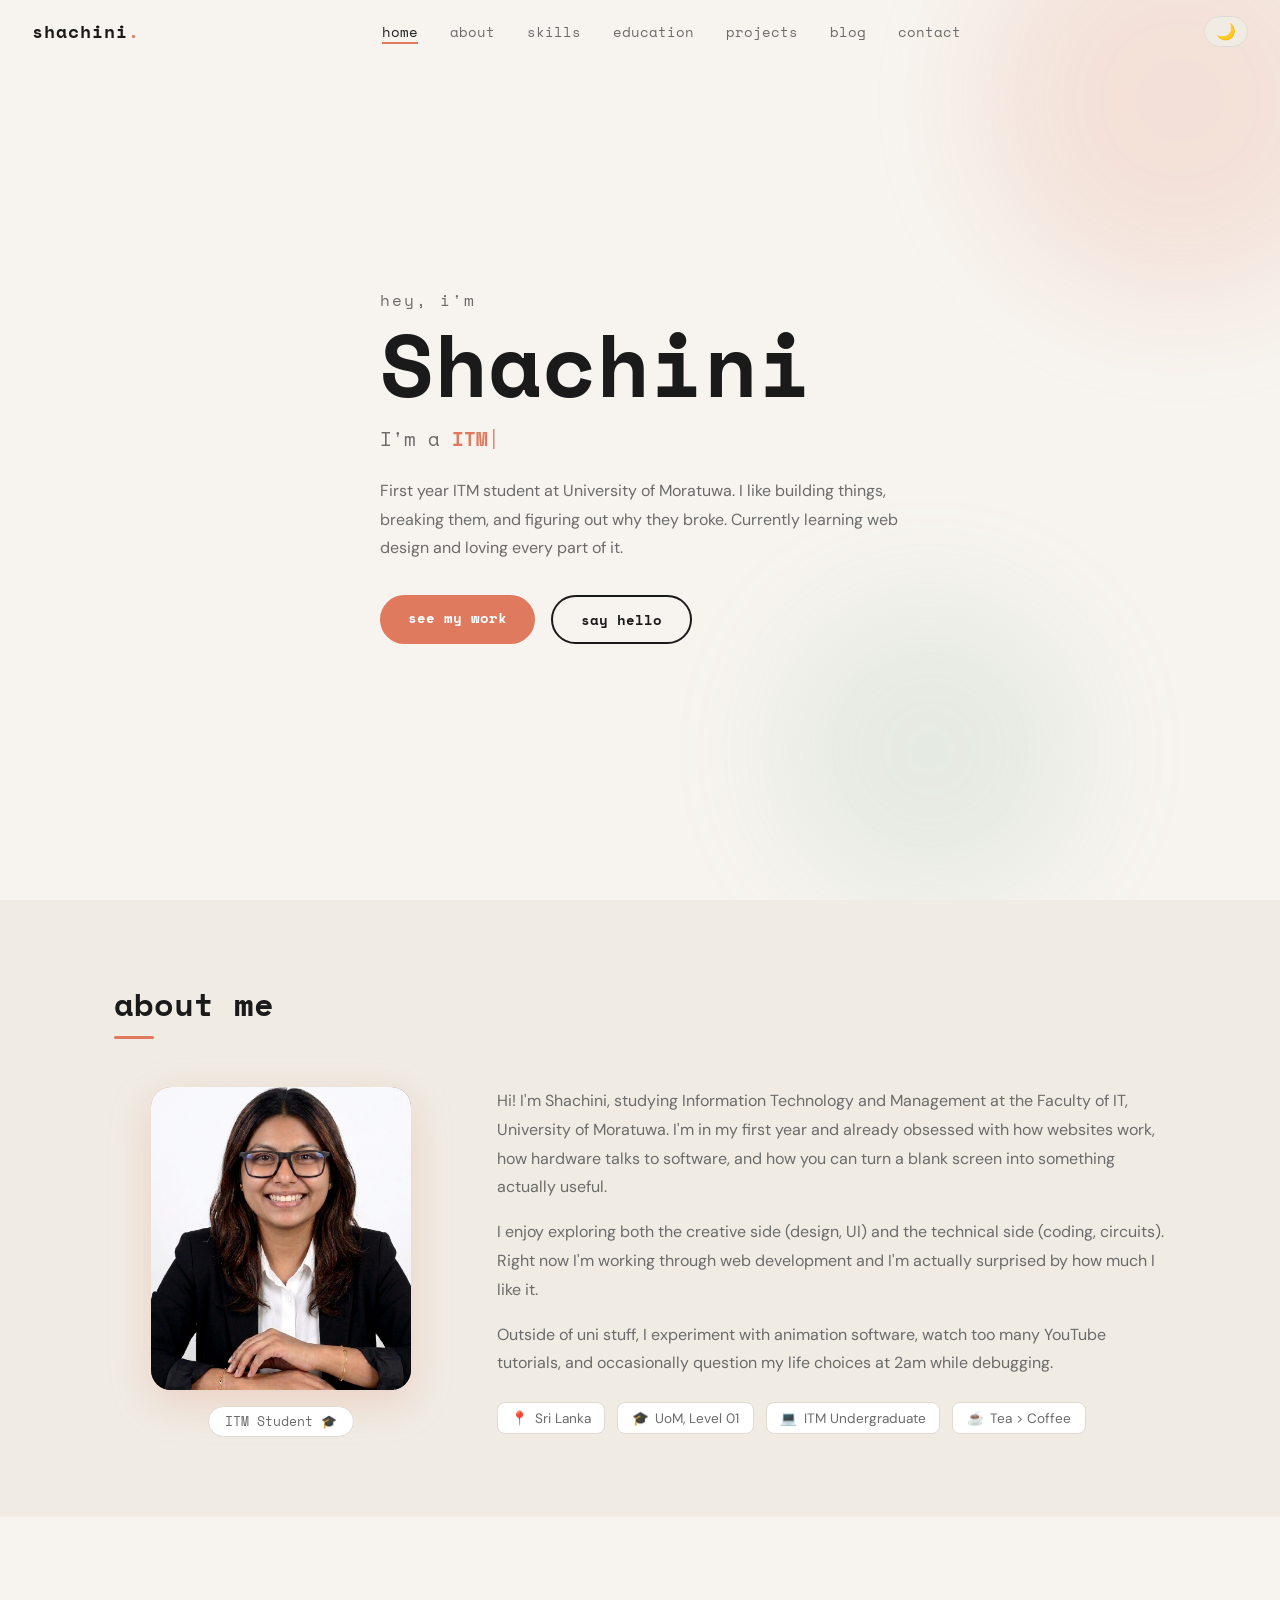
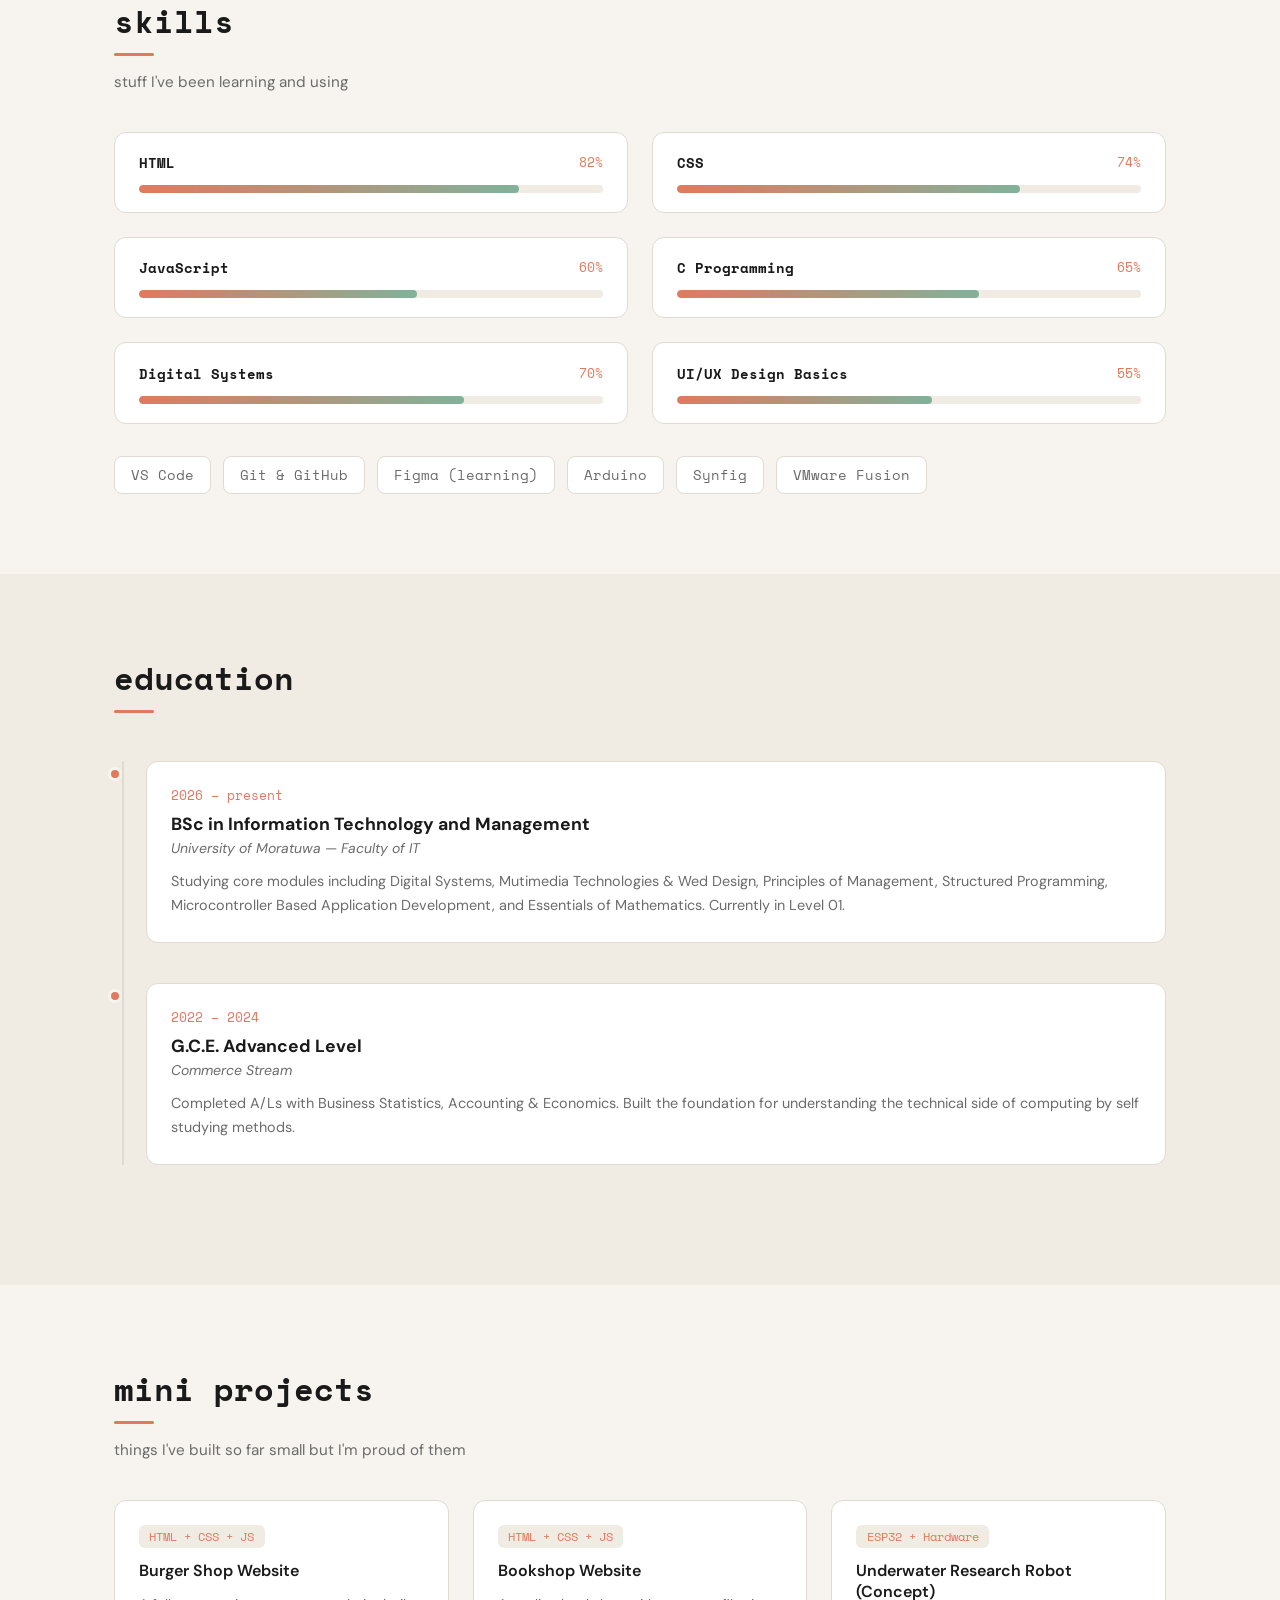
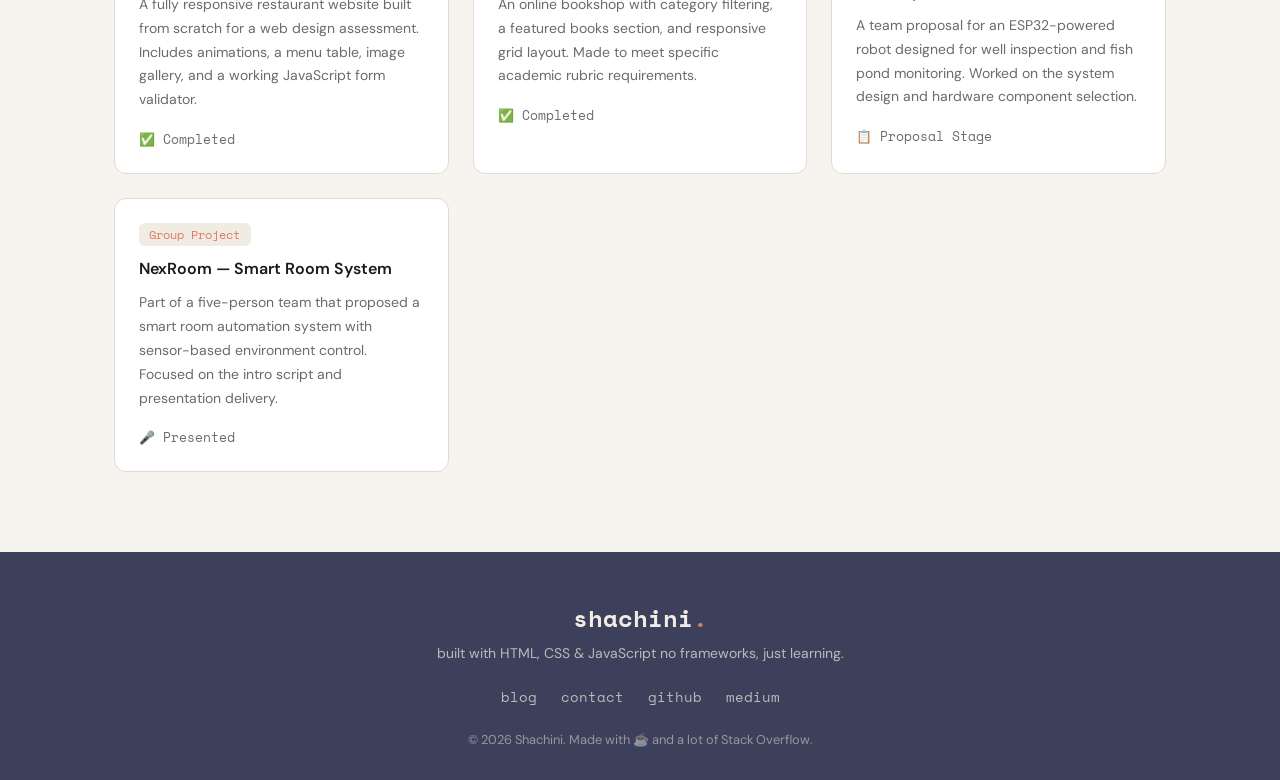
<file: Index.html>
<!DOCTYPE html>
<html lang="en">
<head>
  <meta charset="UTF-8" />
  <meta name="viewport" content="width=device-width, initial-scale=1.0" />
  <title>Shachini | ITM Student Portfolio</title>
  <link rel="stylesheet" href="style.css" />
  <link href="https://fonts.googleapis.com/css2?family=Space+Mono:wght@400;700&family=DM+Sans:wght@300;400;500;600&display=swap" rel="stylesheet" />
</head>
<body class="light-mode">

  <!-- Loading Screen -->
  <div id="loader">
    <div class="loader-text">loading<span class="dots">...</span></div>
  </div>

  <!-- Navigation -->
  <nav id="navbar">
    <div class="nav-brand">shachini<span class="dot">.</span></div>
    <ul class="nav-links" id="navLinks">
      <li><a href="#home" class="nav-link active">home</a></li>
      <li><a href="#about" class="nav-link">about</a></li>
      <li><a href="#skills" class="nav-link">skills</a></li>
      <li><a href="#education" class="nav-link">education</a></li>
      <li><a href="#projects" class="nav-link">projects</a></li>
      <li><a href="blog.html" class="nav-link">blog</a></li>
      <li><a href="contact.html" class="nav-link">contact</a></li>
    </ul>
    <div class="nav-right">
      <!-- Dark mode toggle -->
      <button id="darkToggle" class="toggle-btn" title="Toggle dark mode">
        <span id="toggleIcon">🌙</span>
      </button>
      <!-- Hamburger for mobile -->
      <button class="hamburger" id="hamburger" aria-label="Toggle menu">
        <span></span><span></span><span></span>
      </button>
    </div>
  </nav>

  <!-- Hero Section -->
  <section id="home" class="hero">
    <div class="hero-content">
      <p class="hero-greeting">hey, i'm</p>
      <h1 class="hero-name">Shachini</h1>
      <!-- Typing effect text injected by JS -->
      <p class="hero-role">I'm a <span id="typed-text"></span><span class="cursor">|</span></p>
      <p class="hero-intro">
        First year ITM student at University of Moratuwa. I like building things, breaking them,
        and figuring out why they broke. Currently learning web design and loving every part of it.
      </p>
      <div class="hero-buttons">
        <a href="#projects" class="btn-primary">see my work</a>
        <a href="contact.html" class="btn-secondary">say hello</a>
      </div>
    </div>
    <!-- Decorative blob shapes -->
    <div class="hero-blob blob-1"></div>
    <div class="hero-blob blob-2"></div>
  </section>

  <!-- About Section -->
  <section id="about" class="section about">
    <div class="container">
      <h2 class="section-title">about me</h2>
      <div class="about-grid">
        <!-- Avatar placeholder -->
        <div class="about-img-wrap">
          <div class="avatar-box">
             <img src="photo.jpg" alt="Shachini's photo" class="avatar-img" />
          </div>
          <div class="about-tag">ITM Student 🎓</div>
        </div>
        <div class="about-text">
          <p>
            Hi! I'm Shachini, studying Information Technology and Management at the Faculty of IT, University of Moratuwa.
            I'm in my first year and already obsessed with how websites work, how hardware talks to software,
            and how you can turn a blank screen into something actually useful.
          </p>
          <p>
            I enjoy exploring both the creative side (design, UI) and the technical side (coding, circuits).
            Right now I'm working through web development and I'm actually surprised by how much I like it.
          </p>
          <p>
            Outside of uni stuff, I experiment with animation software, watch too many YouTube tutorials,
            and occasionally question my life choices at 2am while debugging.
          </p>
          <div class="about-facts">
            <div class="fact"><span>📍</span> Sri Lanka</div>
            <div class="fact"><span>🎓</span> UoM, Level 01</div>
            <div class="fact"><span>💻</span> ITM Undergraduate</div>
            <div class="fact"><span>☕</span> Tea > Coffee</div>
          </div>
        </div>
      </div>
    </div>
  </section>

  <!-- Skills Section -->
  <section id="skills" class="section skills">
    <div class="container">
      <h2 class="section-title">skills</h2>
      <p class="section-sub">stuff I've been learning and using</p>

      <div class="skills-grid">
        <!-- Skill bars -->
        <div class="skill-item">
          <div class="skill-header">
            <span class="skill-name">HTML</span>
            <span class="skill-percent">82%</span>
          </div>
          <div class="skill-bar">
            <div class="skill-fill" data-width="82"></div>
          </div>
        </div>

        <div class="skill-item">
          <div class="skill-header">
            <span class="skill-name">CSS</span>
            <span class="skill-percent">74%</span>
          </div>
          <div class="skill-bar">
            <div class="skill-fill" data-width="74"></div>
          </div>
        </div>

        <div class="skill-item">
          <div class="skill-header">
            <span class="skill-name">JavaScript</span>
            <span class="skill-percent">60%</span>
          </div>
          <div class="skill-bar">
            <div class="skill-fill" data-width="60"></div>
          </div>
        </div>

        <div class="skill-item">
          <div class="skill-header">
            <span class="skill-name">C Programming</span>
            <span class="skill-percent">65%</span>
          </div>
          <div class="skill-bar">
            <div class="skill-fill" data-width="65"></div>
          </div>
        </div>

        <div class="skill-item">
          <div class="skill-header">
            <span class="skill-name">Digital Systems</span>
            <span class="skill-percent">70%</span>
          </div>
          <div class="skill-bar">
            <div class="skill-fill" data-width="70"></div>
          </div>
        </div>

        <div class="skill-item">
          <div class="skill-header">
            <span class="skill-name">UI/UX Design Basics</span>
            <span class="skill-percent">55%</span>
          </div>
          <div class="skill-bar">
            <div class="skill-fill" data-width="55"></div>
          </div>
        </div>
      </div>

      <!-- Tool cards -->
      <div class="tools-row">
        <div class="tool-card">VS Code</div>
        <div class="tool-card">Git & GitHub</div>
        <div class="tool-card">Figma (learning)</div>
        <div class="tool-card">Arduino</div>
        <div class="tool-card">Synfig</div>
        <div class="tool-card">VMware Fusion</div>
      </div>
    </div>
  </section>

  <!-- Education Section -->
  <section id="education" class="section education">
    <div class="container">
      <h2 class="section-title">education</h2>

      <div class="timeline">
        <div class="timeline-item">
          <div class="timeline-dot"></div>
          <div class="timeline-content">
            <span class="timeline-year">2026 – present</span>
            <h3>BSc in Information Technology and Management</h3>
            <p class="timeline-place">University of Moratuwa — Faculty of IT</p>
            <p class="timeline-desc">
              Studying core modules including Digital Systems, Mutimedia Technologies & Wed Design, Principles of Management, 
              Structured Programming, Microcontroller Based Application Development, and Essentials of Mathematics. Currently in Level 01.
            </p>
          </div>
        </div>

        <div class="timeline-item">
          <div class="timeline-dot"></div>
          <div class="timeline-content">
            <span class="timeline-year">2022 – 2024</span>
            <h3>G.C.E. Advanced Level</h3>
            <p class="timeline-place">Commerce Stream</p>
            <p class="timeline-desc">
              Completed A/Ls with Business Statistics, Accounting & Economics. Built the foundation
              for understanding the technical side of computing by self studying methods.
            </p>
          </div>
        </div>
      </div>
    </div>
  </section>

  <!-- Projects / Achievements Section -->
  <section id="projects" class="section projects">
    <div class="container">
      <h2 class="section-title">mini projects</h2>
      <p class="section-sub">things I've built so far small but I'm proud of them</p>

      <div class="projects-grid">
        <div class="project-card">
          <div class="project-tag">HTML + CSS + JS</div>
          <h3 class="project-title">Burger Shop Website</h3>
          <p class="project-desc">
            A fully responsive restaurant website built from scratch for a web design assessment.
            Includes animations, a menu table, image gallery, and a working JavaScript form validator.
          </p>
          <div class="project-links">
            <span class="project-status">✅ Completed</span>
          </div>
        </div>

        <div class="project-card">
          <div class="project-tag">HTML + CSS + JS</div>
          <h3 class="project-title">Bookshop Website</h3>
          <p class="project-desc">
            An online bookshop with category filtering, a featured books section, and responsive grid layout.
            Made to meet specific academic rubric requirements.
          </p>
          <div class="project-links">
            <span class="project-status">✅ Completed</span>
          </div>
        </div>

        <div class="project-card">
          <div class="project-tag">ESP32 + Hardware</div>
          <h3 class="project-title">Underwater Research Robot (Concept)</h3>
          <p class="project-desc">
            A team proposal for an ESP32-powered robot designed for well inspection and fish pond monitoring.
            Worked on the system design and hardware component selection.
          </p>
          <div class="project-links">
            <span class="project-status">📋 Proposal Stage</span>
          </div>
        </div>

        <div class="project-card">
          <div class="project-tag">Group Project</div>
          <h3 class="project-title">NexRoom — Smart Room System</h3>
          <p class="project-desc">
            Part of a five-person team that proposed a smart room automation system with sensor-based
            environment control. Focused on the intro script and presentation delivery.
          </p>
          <div class="project-links">
            <span class="project-status">🎤 Presented</span>
          </div>
        </div>
      </div>
    </div>
  </section>

  <!-- Footer -->
  <footer class="footer">
    <div class="container">
      <p class="footer-name">shachini<span class="dot">.</span></p>
      <p class="footer-tagline">built with HTML, CSS & JavaScript no frameworks, just learning.</p>
      <div class="footer-links">
        <a href="blog.html">blog</a>
        <a href="contact.html">contact</a>
        <a href="https://github.com" target="_blank">github</a>
        <a href="https://medium.com" target="_blank">medium</a>
      </div>
      <!-- Year auto updates via JS -->
      <p class="footer-copy">© <span id="year"></span> Shachini. Made with ☕ and a lot of Stack Overflow.</p>
    </div>
  </footer>

  <!-- Scroll to top button -->
  <button id="scrollTop" title="Back to top">↑</button>

  <script src="script.js"></script>
</body>
</html>
</file>
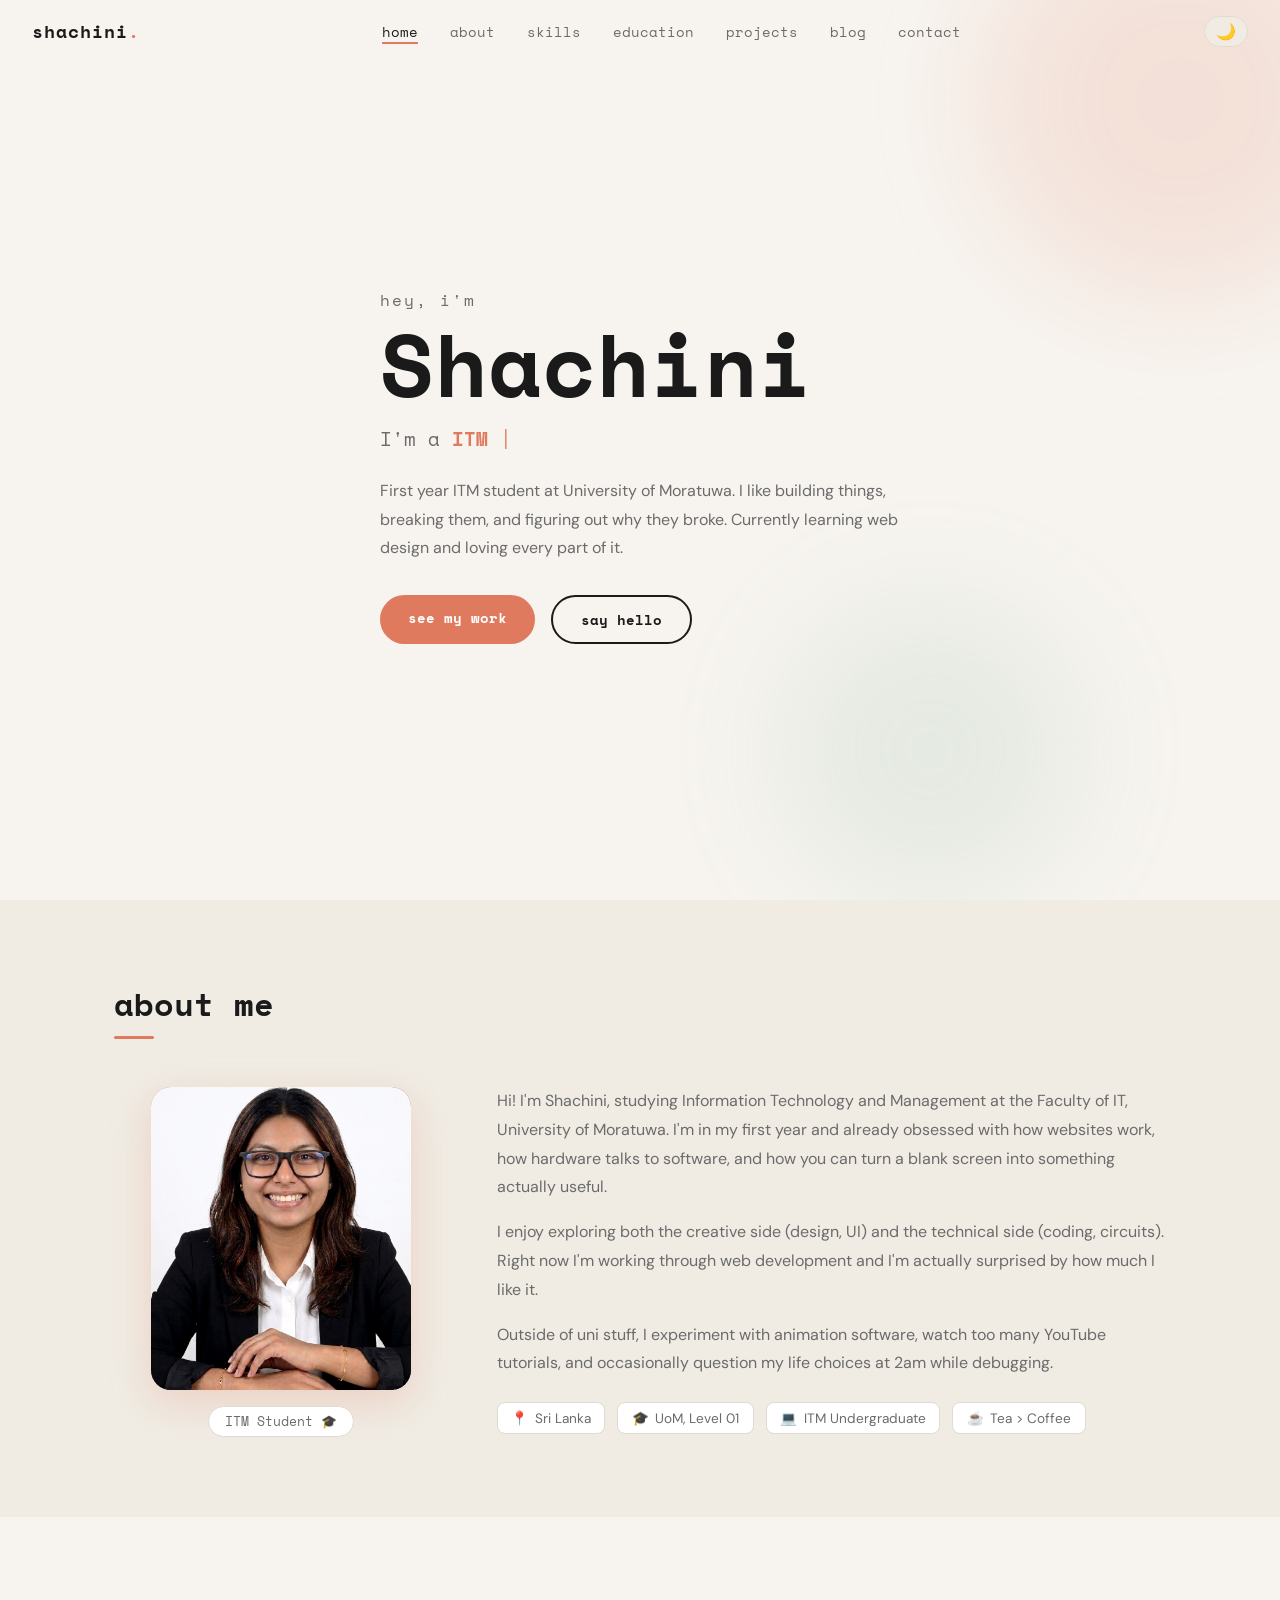
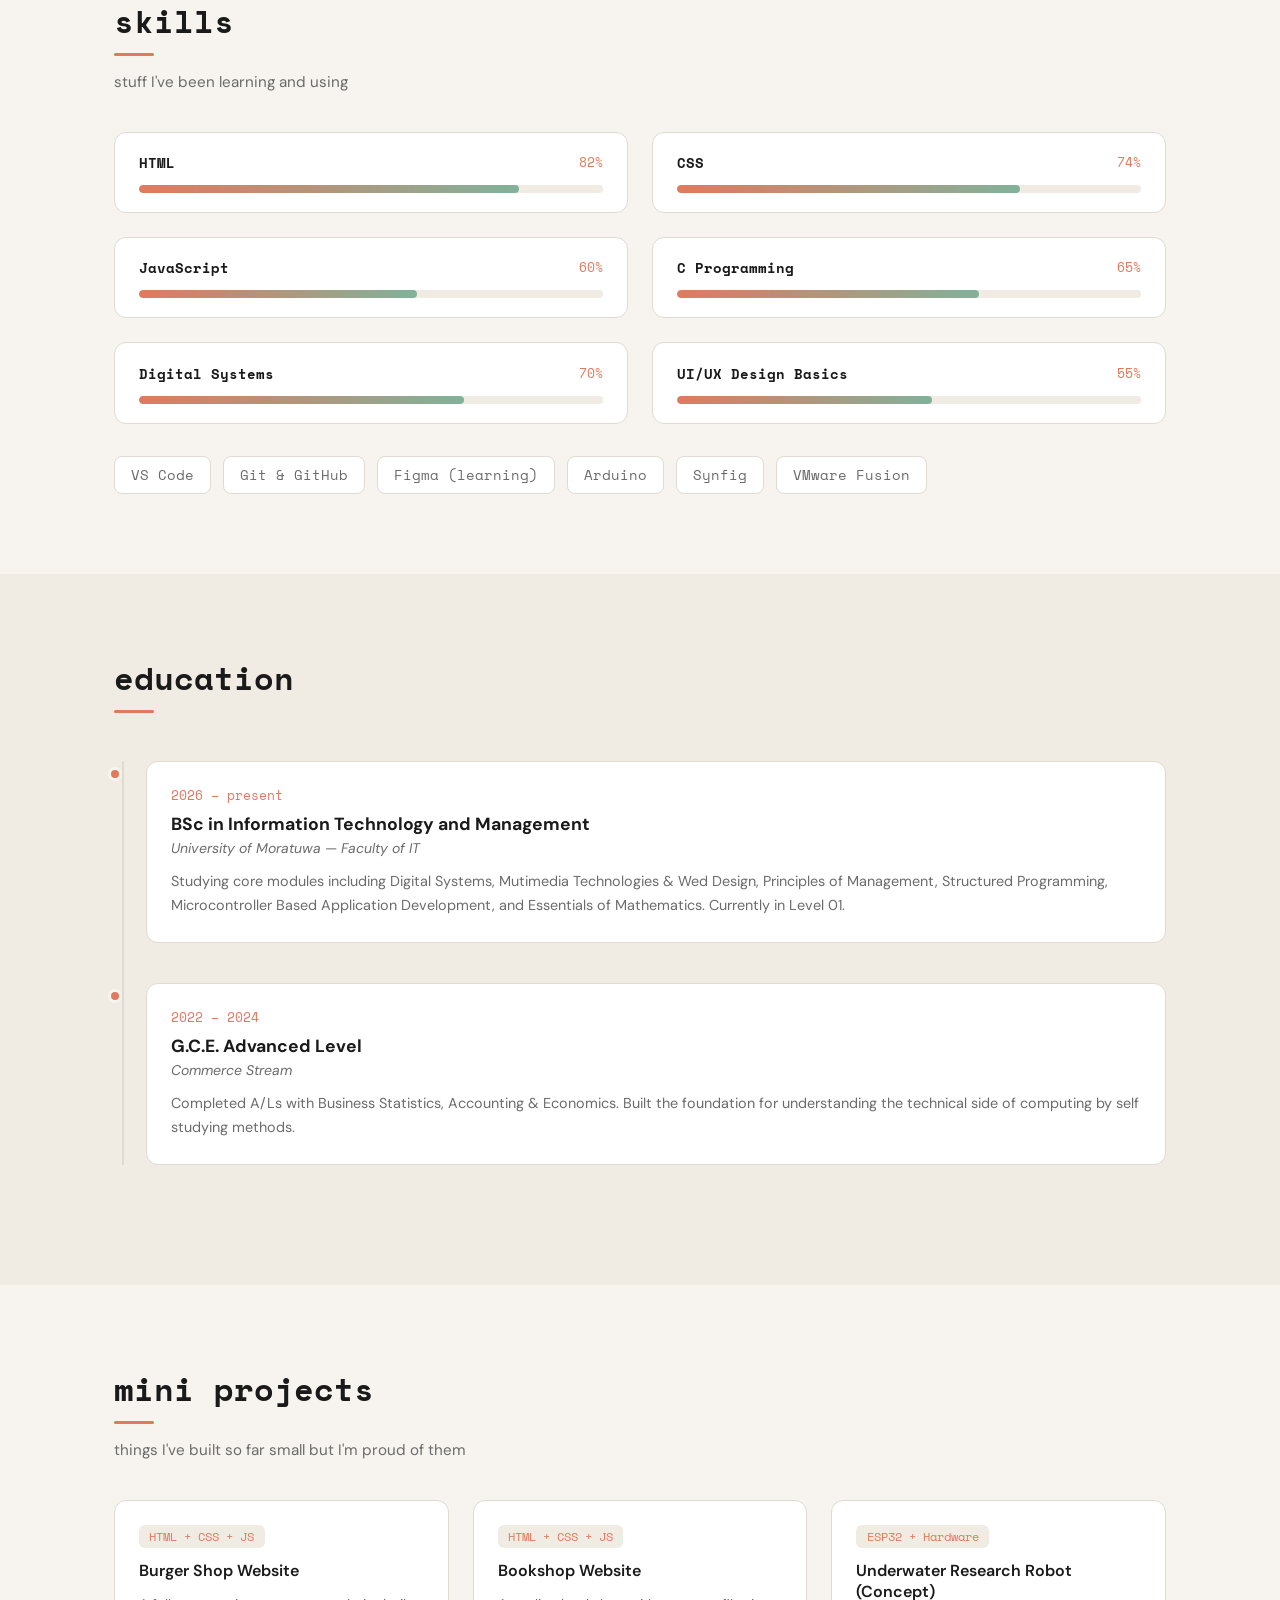
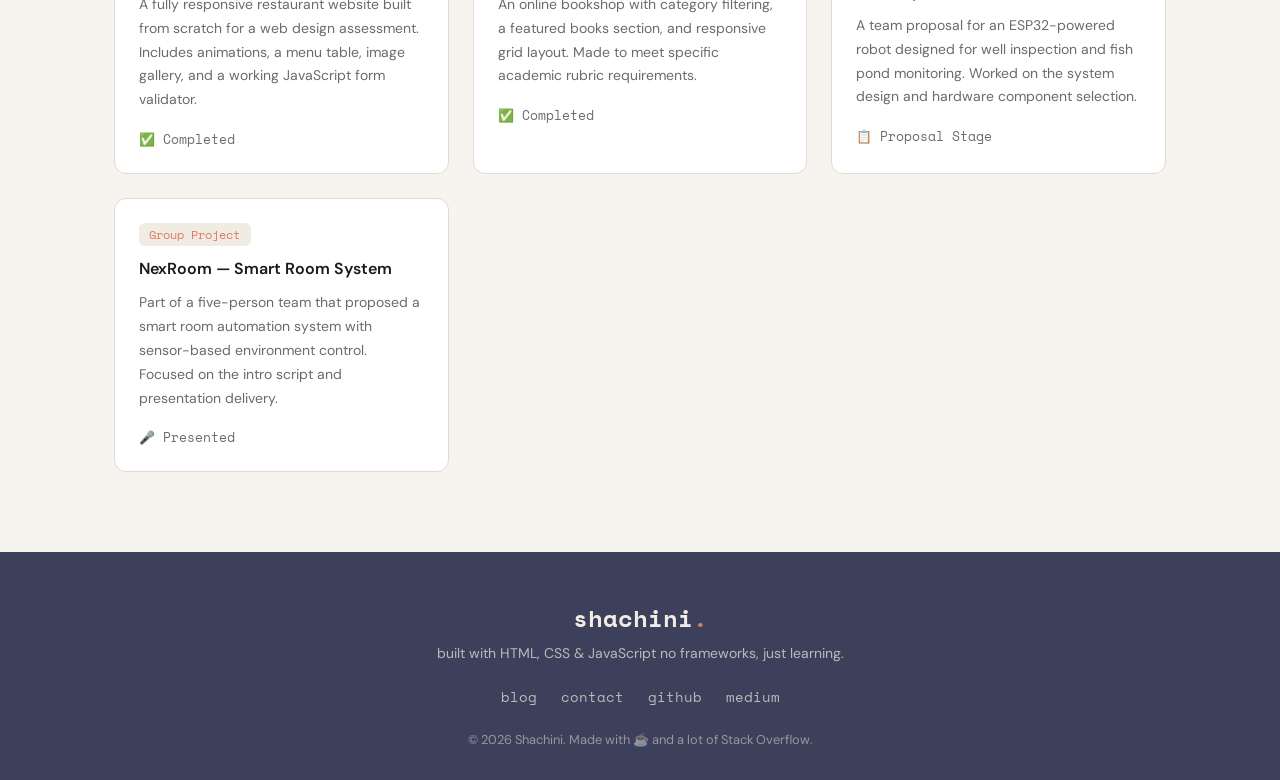
<file: index.html>
<!DOCTYPE html>
<html lang="en">
<head>
  <meta charset="UTF-8" />
  <meta name="viewport" content="width=device-width, initial-scale=1.0" />
  <title>Shachini | ITM Student Portfolio</title>
  <link rel="stylesheet" href="style.css" />
  <link href="https://fonts.googleapis.com/css2?family=Space+Mono:wght@400;700&family=DM+Sans:wght@300;400;500;600&display=swap" rel="stylesheet" />
</head>
<body class="light-mode">

  <!-- Loading Screen -->
  <div id="loader">
    <div class="loader-text">loading<span class="dots">...</span></div>
  </div>

  <!-- Navigation -->
  <nav id="navbar">
    <div class="nav-brand">shachini<span class="dot">.</span></div>
    <ul class="nav-links" id="navLinks">
      <li><a href="#home" class="nav-link active">home</a></li>
      <li><a href="#about" class="nav-link">about</a></li>
      <li><a href="#skills" class="nav-link">skills</a></li>
      <li><a href="#education" class="nav-link">education</a></li>
      <li><a href="#projects" class="nav-link">projects</a></li>
      <li><a href="blog.html" class="nav-link">blog</a></li>
      <li><a href="contact.html" class="nav-link">contact</a></li>
    </ul>
    <div class="nav-right">
      <!-- Dark mode toggle -->
      <button id="darkToggle" class="toggle-btn" title="Toggle dark mode">
        <span id="toggleIcon">🌙</span>
      </button>
      <!-- Hamburger for mobile -->
      <button class="hamburger" id="hamburger" aria-label="Toggle menu">
        <span></span><span></span><span></span>
      </button>
    </div>
  </nav>

  <!-- Hero Section -->
  <section id="home" class="hero">
    <div class="hero-content">
      <p class="hero-greeting">hey, i'm</p>
      <h1 class="hero-name">Shachini</h1>
      <!-- Typing effect text injected by JS -->
      <p class="hero-role">I'm a <span id="typed-text"></span><span class="cursor">|</span></p>
      <p class="hero-intro">
        First year ITM student at University of Moratuwa. I like building things, breaking them,
        and figuring out why they broke. Currently learning web design and loving every part of it.
      </p>
      <div class="hero-buttons">
        <a href="#projects" class="btn-primary">see my work</a>
        <a href="contact.html" class="btn-secondary">say hello</a>
      </div>
    </div>
    <!-- Decorative blob shapes -->
    <div class="hero-blob blob-1"></div>
    <div class="hero-blob blob-2"></div>
  </section>

  <!-- About Section -->
  <section id="about" class="section about">
    <div class="container">
      <h2 class="section-title">about me</h2>
      <div class="about-grid">
        <!-- Avatar placeholder -->
        <div class="about-img-wrap">
          <div class="avatar-box">
             <img src="photo.jpg" alt="Shachini's photo" class="avatar-img" />
          </div>
          <div class="about-tag">ITM Student 🎓</div>
        </div>
        <div class="about-text">
          <p>
            Hi! I'm Shachini, studying Information Technology and Management at the Faculty of IT, University of Moratuwa.
            I'm in my first year and already obsessed with how websites work, how hardware talks to software,
            and how you can turn a blank screen into something actually useful.
          </p>
          <p>
            I enjoy exploring both the creative side (design, UI) and the technical side (coding, circuits).
            Right now I'm working through web development and I'm actually surprised by how much I like it.
          </p>
          <p>
            Outside of uni stuff, I experiment with animation software, watch too many YouTube tutorials,
            and occasionally question my life choices at 2am while debugging.
          </p>
          <div class="about-facts">
            <div class="fact"><span>📍</span> Sri Lanka</div>
            <div class="fact"><span>🎓</span> UoM, Level 01</div>
            <div class="fact"><span>💻</span> ITM Undergraduate</div>
            <div class="fact"><span>☕</span> Tea > Coffee</div>
          </div>
        </div>
      </div>
    </div>
  </section>

  <!-- Skills Section -->
  <section id="skills" class="section skills">
    <div class="container">
      <h2 class="section-title">skills</h2>
      <p class="section-sub">stuff I've been learning and using</p>

      <div class="skills-grid">
        <!-- Skill bars -->
        <div class="skill-item">
          <div class="skill-header">
            <span class="skill-name">HTML</span>
            <span class="skill-percent">82%</span>
          </div>
          <div class="skill-bar">
            <div class="skill-fill" data-width="82"></div>
          </div>
        </div>

        <div class="skill-item">
          <div class="skill-header">
            <span class="skill-name">CSS</span>
            <span class="skill-percent">74%</span>
          </div>
          <div class="skill-bar">
            <div class="skill-fill" data-width="74"></div>
          </div>
        </div>

        <div class="skill-item">
          <div class="skill-header">
            <span class="skill-name">JavaScript</span>
            <span class="skill-percent">60%</span>
          </div>
          <div class="skill-bar">
            <div class="skill-fill" data-width="60"></div>
          </div>
        </div>

        <div class="skill-item">
          <div class="skill-header">
            <span class="skill-name">C Programming</span>
            <span class="skill-percent">65%</span>
          </div>
          <div class="skill-bar">
            <div class="skill-fill" data-width="65"></div>
          </div>
        </div>

        <div class="skill-item">
          <div class="skill-header">
            <span class="skill-name">Digital Systems</span>
            <span class="skill-percent">70%</span>
          </div>
          <div class="skill-bar">
            <div class="skill-fill" data-width="70"></div>
          </div>
        </div>

        <div class="skill-item">
          <div class="skill-header">
            <span class="skill-name">UI/UX Design Basics</span>
            <span class="skill-percent">55%</span>
          </div>
          <div class="skill-bar">
            <div class="skill-fill" data-width="55"></div>
          </div>
        </div>
      </div>

      <!-- Tool cards -->
      <div class="tools-row">
        <div class="tool-card">VS Code</div>
        <div class="tool-card">Git & GitHub</div>
        <div class="tool-card">Figma (learning)</div>
        <div class="tool-card">Arduino</div>
        <div class="tool-card">Synfig</div>
        <div class="tool-card">VMware Fusion</div>
      </div>
    </div>
  </section>

  <!-- Education Section -->
  <section id="education" class="section education">
    <div class="container">
      <h2 class="section-title">education</h2>

      <div class="timeline">
        <div class="timeline-item">
          <div class="timeline-dot"></div>
          <div class="timeline-content">
            <span class="timeline-year">2026 – present</span>
            <h3>BSc in Information Technology and Management</h3>
            <p class="timeline-place">University of Moratuwa — Faculty of IT</p>
            <p class="timeline-desc">
              Studying core modules including Digital Systems, Mutimedia Technologies & Wed Design, Principles of Management, 
              Structured Programming, Microcontroller Based Application Development, and Essentials of Mathematics. Currently in Level 01.
            </p>
          </div>
        </div>

        <div class="timeline-item">
          <div class="timeline-dot"></div>
          <div class="timeline-content">
            <span class="timeline-year">2022 – 2024</span>
            <h3>G.C.E. Advanced Level</h3>
            <p class="timeline-place">Commerce Stream</p>
            <p class="timeline-desc">
              Completed A/Ls with Business Statistics, Accounting & Economics. Built the foundation
              for understanding the technical side of computing by self studying methods.
            </p>
          </div>
        </div>
      </div>
    </div>
  </section>

  <!-- Projects / Achievements Section -->
  <section id="projects" class="section projects">
    <div class="container">
      <h2 class="section-title">mini projects</h2>
      <p class="section-sub">things I've built so far small but I'm proud of them</p>

      <div class="projects-grid">
        <div class="project-card">
          <div class="project-tag">HTML + CSS + JS</div>
          <h3 class="project-title">Burger Shop Website</h3>
          <p class="project-desc">
            A fully responsive restaurant website built from scratch for a web design assessment.
            Includes animations, a menu table, image gallery, and a working JavaScript form validator.
          </p>
          <div class="project-links">
            <span class="project-status">✅ Completed</span>
          </div>
        </div>

        <div class="project-card">
          <div class="project-tag">HTML + CSS + JS</div>
          <h3 class="project-title">Bookshop Website</h3>
          <p class="project-desc">
            An online bookshop with category filtering, a featured books section, and responsive grid layout.
            Made to meet specific academic rubric requirements.
          </p>
          <div class="project-links">
            <span class="project-status">✅ Completed</span>
          </div>
        </div>

        <div class="project-card">
          <div class="project-tag">ESP32 + Hardware</div>
          <h3 class="project-title">Underwater Research Robot (Concept)</h3>
          <p class="project-desc">
            A team proposal for an ESP32-powered robot designed for well inspection and fish pond monitoring.
            Worked on the system design and hardware component selection.
          </p>
          <div class="project-links">
            <span class="project-status">📋 Proposal Stage</span>
          </div>
        </div>

        <div class="project-card">
          <div class="project-tag">Group Project</div>
          <h3 class="project-title">NexRoom — Smart Room System</h3>
          <p class="project-desc">
            Part of a five-person team that proposed a smart room automation system with sensor-based
            environment control. Focused on the intro script and presentation delivery.
          </p>
          <div class="project-links">
            <span class="project-status">🎤 Presented</span>
          </div>
        </div>
      </div>
    </div>
  </section>

  <!-- Footer -->
  <footer class="footer">
    <div class="container">
      <p class="footer-name">shachini<span class="dot">.</span></p>
      <p class="footer-tagline">built with HTML, CSS & JavaScript no frameworks, just learning.</p>
      <div class="footer-links">
        <a href="blog.html">blog</a>
        <a href="contact.html">contact</a>
        <a href="https://github.com" target="_blank">github</a>
        <a href="https://medium.com" target="_blank">medium</a>
      </div>
      <!-- Year auto updates via JS -->
      <p class="footer-copy">© <span id="year"></span> Shachini. Made with ☕ and a lot of Stack Overflow.</p>
    </div>
  </footer>

  <!-- Scroll to top button -->
  <button id="scrollTop" title="Back to top">↑</button>

  <script src="script.js"></script>
</body>
</html>
</file>
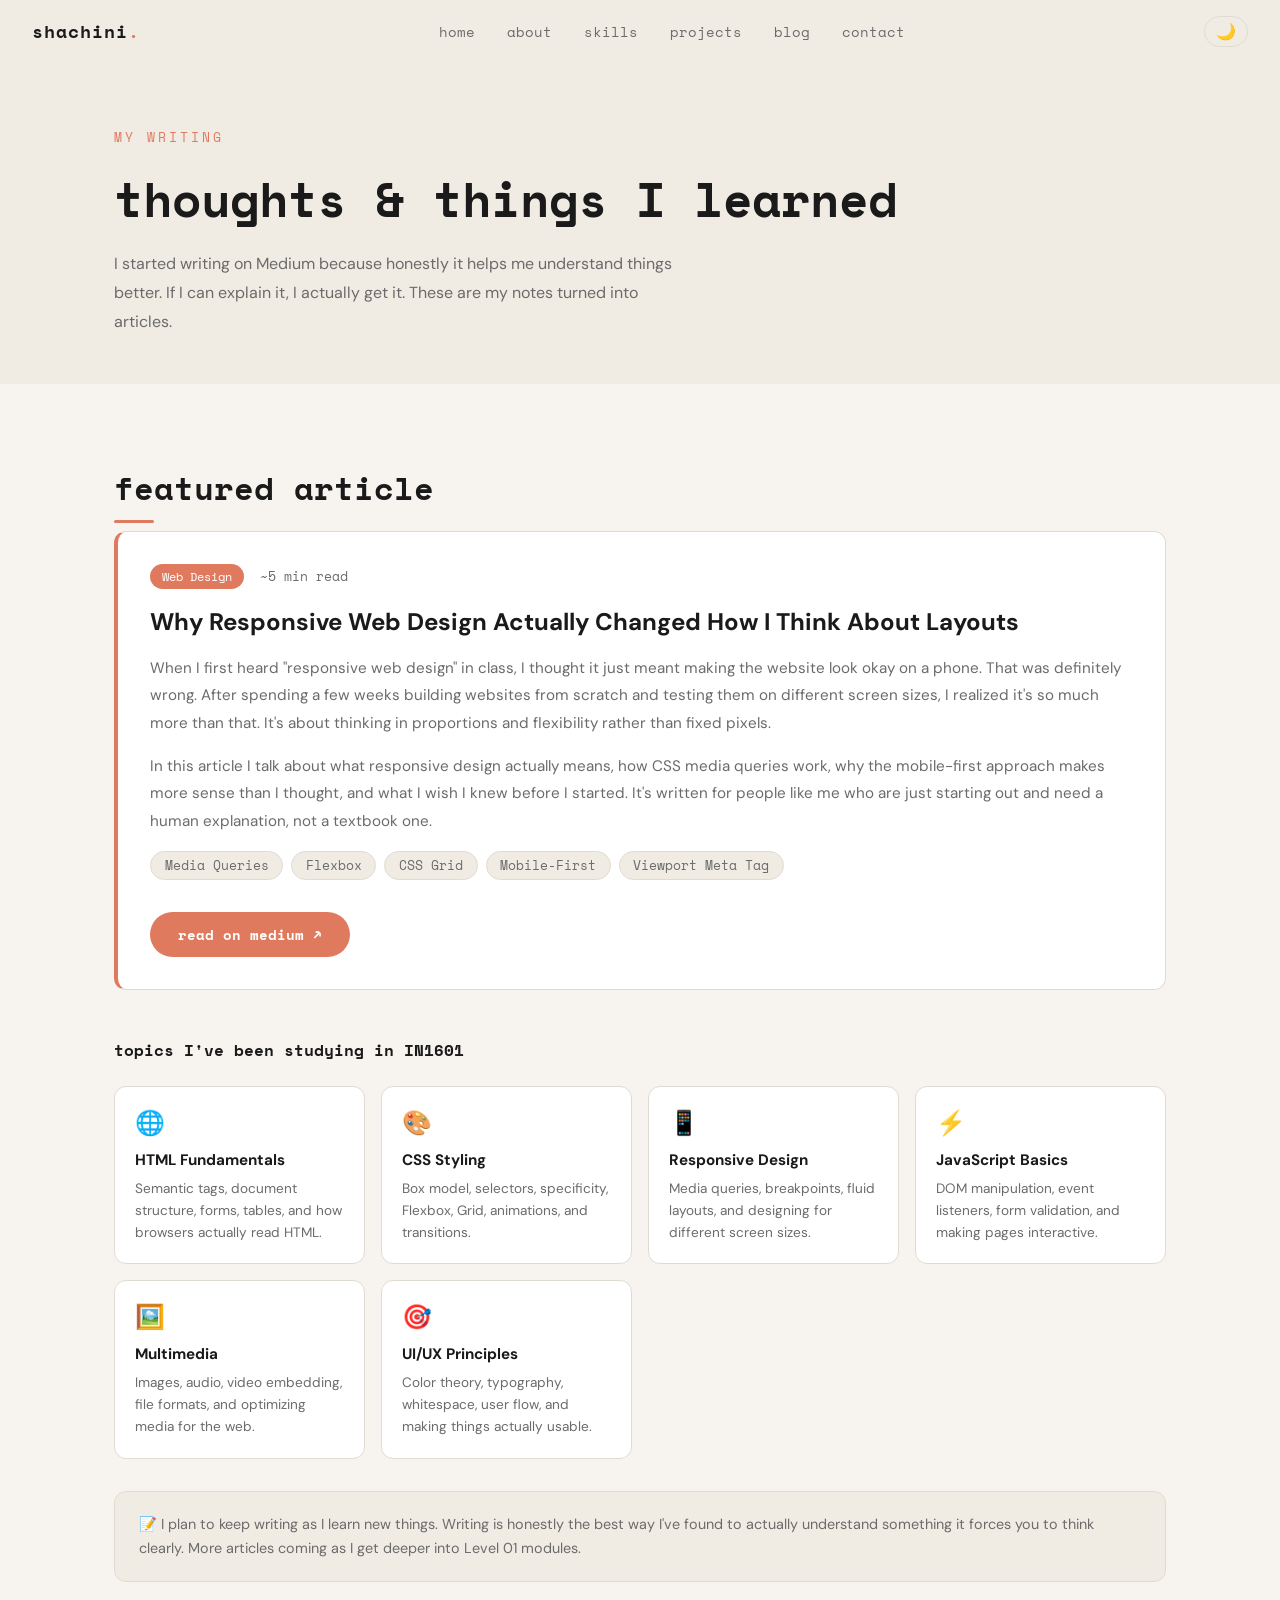
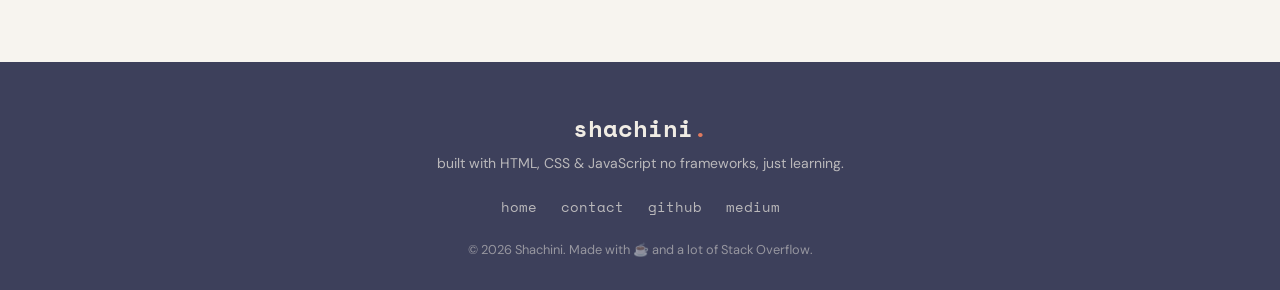
<file: Blog.html>
<!DOCTYPE html>
<html lang="en">
<head>
  <meta charset="UTF-8" />
  <meta name="viewport" content="width=device-width, initial-scale=1.0" />
  <title>Blog | Shachini</title>
  <link rel="stylesheet" href="style.css" />
  <link href="https://fonts.googleapis.com/css2?family=Space+Mono:wght@400;700&family=DM+Sans:wght@300;400;500;600&display=swap" rel="stylesheet" />
</head>
<body class="light-mode">

  <!-- Navigation -->
  <nav id="navbar">
    <div class="nav-brand"><a href="index.html">shachini<span class="dot">.</span></a></div>
    <ul class="nav-links" id="navLinks">
      <li><a href="index.html" class="nav-link">home</a></li>
      <li><a href="index.html#about" class="nav-link">about</a></li>
      <li><a href="index.html#skills" class="nav-link">skills</a></li>
      <li><a href="index.html#projects" class="nav-link">projects</a></li>
      <li><a href="blog.html" class="nav-link active">blog</a></li>
      <li><a href="contact.html" class="nav-link">contact</a></li>
    </ul>
    <div class="nav-right">
      <button id="darkToggle" class="toggle-btn" title="Toggle dark mode">
        <span id="toggleIcon">🌙</span>
      </button>
      <button class="hamburger" id="hamburger" aria-label="Toggle menu">
        <span></span><span></span><span></span>
      </button>
    </div>
  </nav>

  <!-- Blog Header -->
  <section class="blog-hero">
    <div class="container">
      <p class="blog-label">my writing</p>
      <h1 class="blog-title">thoughts & things I learned</h1>
      <p class="blog-intro">
        I started writing on Medium because honestly it helps me understand things better.
        If I can explain it, I actually get it. These are my notes turned into articles.
      </p>
    </div>
  </section>

  <!-- Featured Article -->
  <section class="section blog-section">
    <div class="container">
      <h2 class="section-title">featured article</h2>

      <div class="article-card featured">
        <div class="article-meta">
          <span class="article-tag">Web Design</span>
          <span class="article-read">~5 min read</span>
        </div>
        <h2 class="article-title">
          Why Responsive Web Design Actually Changed How I Think About Layouts
        </h2>
        <p class="article-summary">
          When I first heard "responsive web design" in class, I thought it just meant making the website
          look okay on a phone. That was definitely wrong. After spending a few weeks building websites
          from scratch and testing them on different screen sizes, I realized it's so much more than that.
          It's about thinking in proportions and flexibility rather than fixed pixels.
        </p>
        <p class="article-summary">
          In this article I talk about what responsive design actually means, how CSS media queries work,
          why the mobile-first approach makes more sense than I thought, and what I wish I knew before
          I started. It's written for people like me who are just starting out and need a human explanation,
          not a textbook one.
        </p>

        <!-- Topics covered -->
        <div class="article-topics">
          <span class="topic-chip">Media Queries</span>
          <span class="topic-chip">Flexbox</span>
          <span class="topic-chip">CSS Grid</span>
          <span class="topic-chip">Mobile-First</span>
          <span class="topic-chip">Viewport Meta Tag</span>
        </div>

        <a href="https://medium.com/@its.shachini/when-i-first-heard-the-term-responsive-web-design-in-class-i-thought-it-just-meant-your-website-2a1ee5209e1a" target="_blank" class="btn-primary medium-btn">
          read on medium ↗
        </a>
      </div>

      <!-- What I learned section -->
      <div class="learned-section">
        <h3 class="learned-title">topics I've been studying in IN1601</h3>
        <div class="learned-grid">
          <div class="learned-card">
            <span class="learned-icon">🌐</span>
            <h4>HTML Fundamentals</h4>
            <p>Semantic tags, document structure, forms, tables, and how browsers actually read HTML.</p>
          </div>
          <div class="learned-card">
            <span class="learned-icon">🎨</span>
            <h4>CSS Styling</h4>
            <p>Box model, selectors, specificity, Flexbox, Grid, animations, and transitions.</p>
          </div>
          <div class="learned-card">
            <span class="learned-icon">📱</span>
            <h4>Responsive Design</h4>
            <p>Media queries, breakpoints, fluid layouts, and designing for different screen sizes.</p>
          </div>
          <div class="learned-card">
            <span class="learned-icon">⚡</span>
            <h4>JavaScript Basics</h4>
            <p>DOM manipulation, event listeners, form validation, and making pages interactive.</p>
          </div>
          <div class="learned-card">
            <span class="learned-icon">🖼️</span>
            <h4>Multimedia</h4>
            <p>Images, audio, video embedding, file formats, and optimizing media for the web.</p>
          </div>
          <div class="learned-card">
            <span class="learned-icon">🎯</span>
            <h4>UI/UX Principles</h4>
            <p>Color theory, typography, whitespace, user flow, and making things actually usable.</p>
          </div>
        </div>
      </div>

      <!-- Writing goal note -->
      <div class="blog-note">
        <p>
          📝 I plan to keep writing as I learn new things. Writing is honestly the best way I've found
          to actually understand something it forces you to think clearly.
          More articles coming as I get deeper into Level 01 modules.
        </p>
      </div>
    </div>
  </section>

  <!-- Footer -->
  <footer class="footer">
    <div class="container">
      <p class="footer-name">shachini<span class="dot">.</span></p>
      <p class="footer-tagline">built with HTML, CSS & JavaScript no frameworks, just learning.</p>
      <div class="footer-links">
        <a href="index.html">home</a>
        <a href="contact.html">contact</a>
        <a href="https://github.com" target="_blank">github</a>
        <a href="https://medium.com" target="_blank">medium</a>
      </div>
      <p class="footer-copy">© <span id="year"></span> Shachini. Made with ☕ and a lot of Stack Overflow.</p>
    </div>
  </footer>

  <button id="scrollTop" title="Back to top">↑</button>

  <script src="script.js"></script>
</body>
</html>
</file>
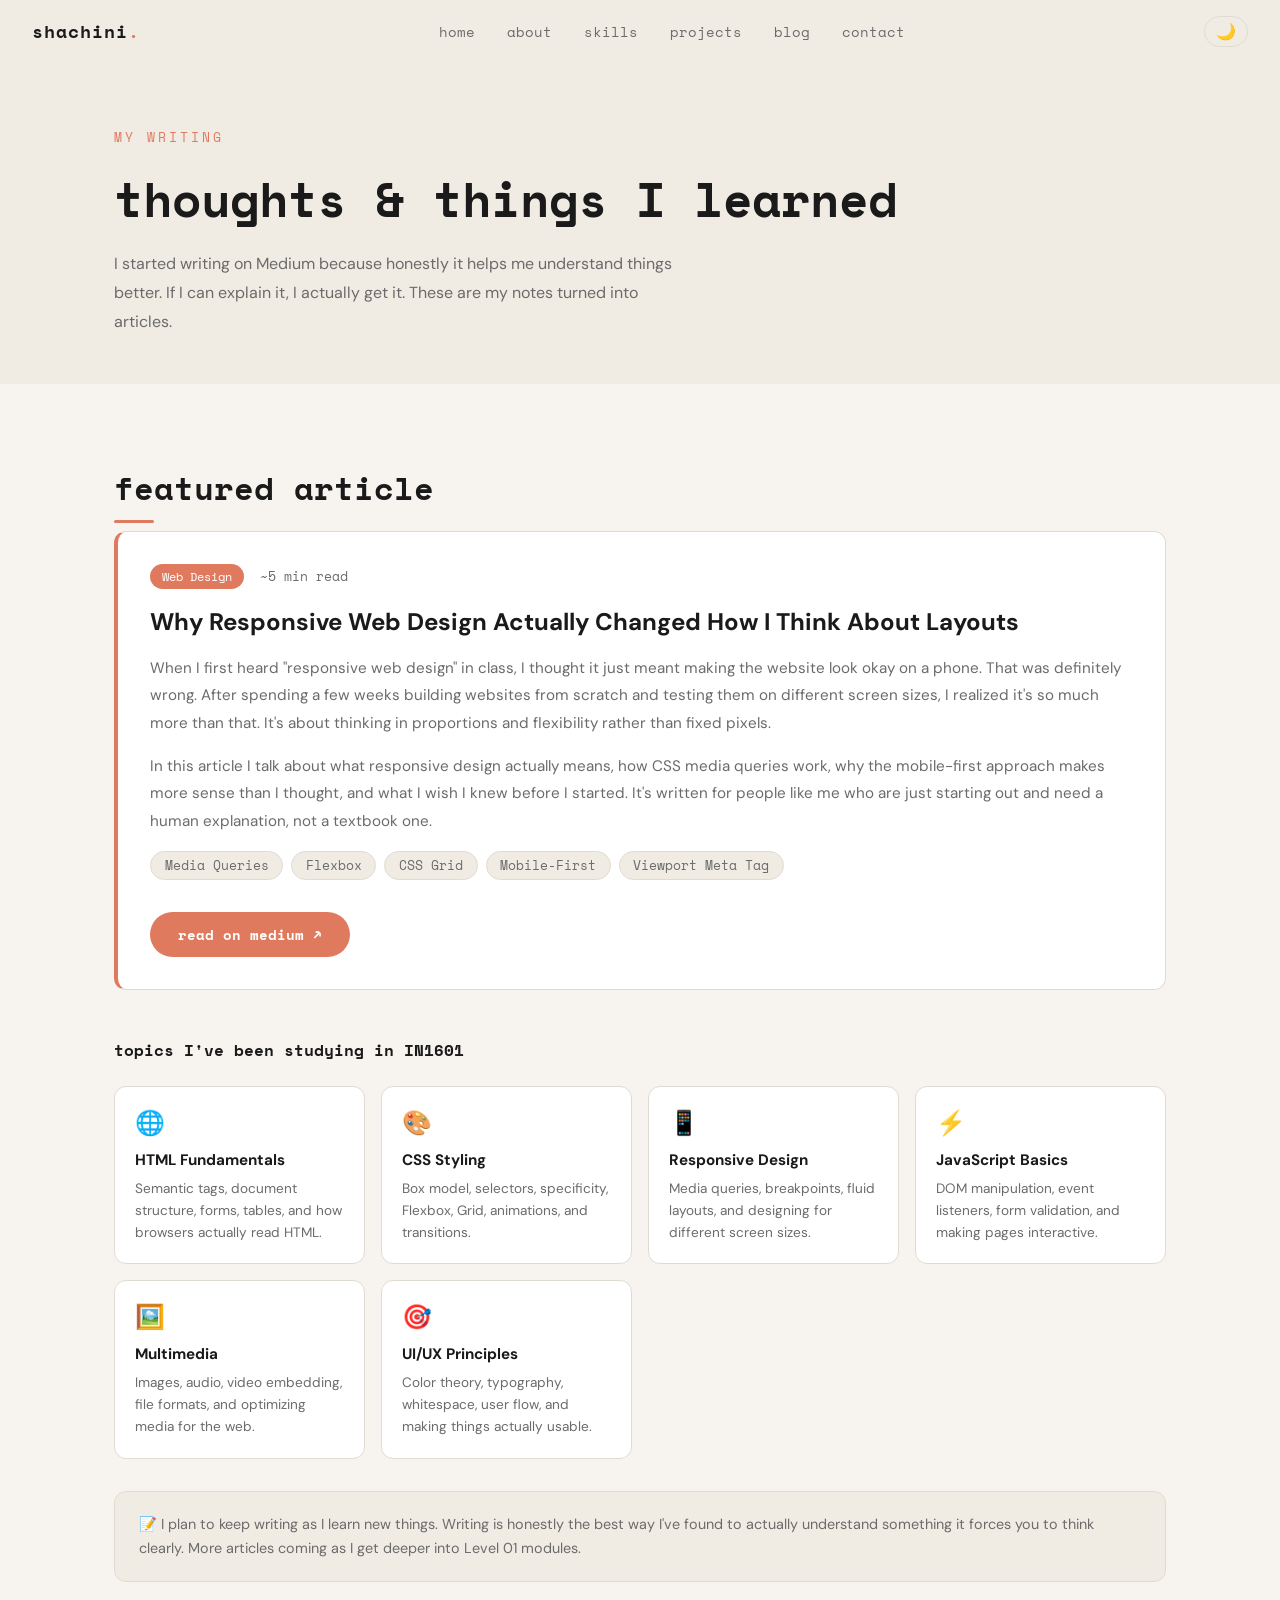
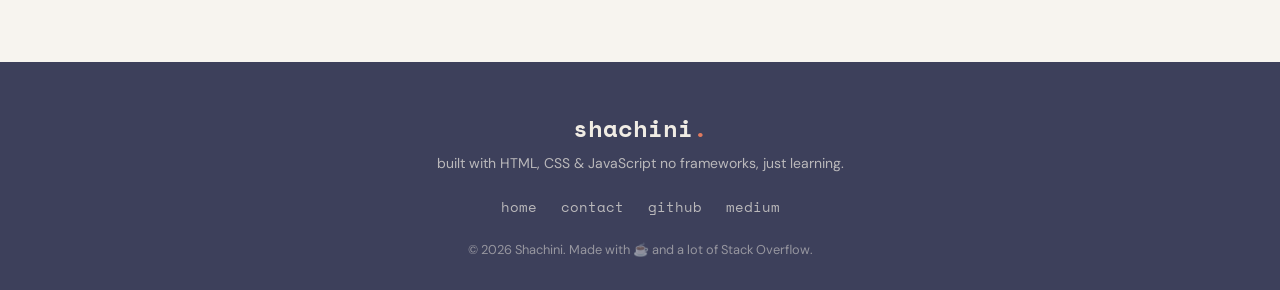
<file: blog.html>
<!DOCTYPE html>
<html lang="en">
<head>
  <meta charset="UTF-8" />
  <meta name="viewport" content="width=device-width, initial-scale=1.0" />
  <title>Blog | Shachini</title>
  <link rel="stylesheet" href="style.css" />
  <link href="https://fonts.googleapis.com/css2?family=Space+Mono:wght@400;700&family=DM+Sans:wght@300;400;500;600&display=swap" rel="stylesheet" />
</head>
<body class="light-mode">

  <!-- Navigation -->
  <nav id="navbar">
    <div class="nav-brand"><a href="index.html">shachini<span class="dot">.</span></a></div>
    <ul class="nav-links" id="navLinks">
      <li><a href="index.html" class="nav-link">home</a></li>
      <li><a href="index.html#about" class="nav-link">about</a></li>
      <li><a href="index.html#skills" class="nav-link">skills</a></li>
      <li><a href="index.html#projects" class="nav-link">projects</a></li>
      <li><a href="blog.html" class="nav-link active">blog</a></li>
      <li><a href="contact.html" class="nav-link">contact</a></li>
    </ul>
    <div class="nav-right">
      <button id="darkToggle" class="toggle-btn" title="Toggle dark mode">
        <span id="toggleIcon">🌙</span>
      </button>
      <button class="hamburger" id="hamburger" aria-label="Toggle menu">
        <span></span><span></span><span></span>
      </button>
    </div>
  </nav>

  <!-- Blog Header -->
  <section class="blog-hero">
    <div class="container">
      <p class="blog-label">my writing</p>
      <h1 class="blog-title">thoughts & things I learned</h1>
      <p class="blog-intro">
        I started writing on Medium because honestly it helps me understand things better.
        If I can explain it, I actually get it. These are my notes turned into articles.
      </p>
    </div>
  </section>

  <!-- Featured Article -->
  <section class="section blog-section">
    <div class="container">
      <h2 class="section-title">featured article</h2>

      <div class="article-card featured">
        <div class="article-meta">
          <span class="article-tag">Web Design</span>
          <span class="article-read">~5 min read</span>
        </div>
        <h2 class="article-title">
          Why Responsive Web Design Actually Changed How I Think About Layouts
        </h2>
        <p class="article-summary">
          When I first heard "responsive web design" in class, I thought it just meant making the website
          look okay on a phone. That was definitely wrong. After spending a few weeks building websites
          from scratch and testing them on different screen sizes, I realized it's so much more than that.
          It's about thinking in proportions and flexibility rather than fixed pixels.
        </p>
        <p class="article-summary">
          In this article I talk about what responsive design actually means, how CSS media queries work,
          why the mobile-first approach makes more sense than I thought, and what I wish I knew before
          I started. It's written for people like me who are just starting out and need a human explanation,
          not a textbook one.
        </p>

        <!-- Topics covered -->
        <div class="article-topics">
          <span class="topic-chip">Media Queries</span>
          <span class="topic-chip">Flexbox</span>
          <span class="topic-chip">CSS Grid</span>
          <span class="topic-chip">Mobile-First</span>
          <span class="topic-chip">Viewport Meta Tag</span>
        </div>

        <a href="https://medium.com/@its.shachini/when-i-first-heard-the-term-responsive-web-design-in-class-i-thought-it-just-meant-your-website-2a1ee5209e1a" target="_blank" class="btn-primary medium-btn">
          read on medium ↗
        </a>
      </div>

      <!-- What I learned section -->
      <div class="learned-section">
        <h3 class="learned-title">topics I've been studying in IN1601</h3>
        <div class="learned-grid">
          <div class="learned-card">
            <span class="learned-icon">🌐</span>
            <h4>HTML Fundamentals</h4>
            <p>Semantic tags, document structure, forms, tables, and how browsers actually read HTML.</p>
          </div>
          <div class="learned-card">
            <span class="learned-icon">🎨</span>
            <h4>CSS Styling</h4>
            <p>Box model, selectors, specificity, Flexbox, Grid, animations, and transitions.</p>
          </div>
          <div class="learned-card">
            <span class="learned-icon">📱</span>
            <h4>Responsive Design</h4>
            <p>Media queries, breakpoints, fluid layouts, and designing for different screen sizes.</p>
          </div>
          <div class="learned-card">
            <span class="learned-icon">⚡</span>
            <h4>JavaScript Basics</h4>
            <p>DOM manipulation, event listeners, form validation, and making pages interactive.</p>
          </div>
          <div class="learned-card">
            <span class="learned-icon">🖼️</span>
            <h4>Multimedia</h4>
            <p>Images, audio, video embedding, file formats, and optimizing media for the web.</p>
          </div>
          <div class="learned-card">
            <span class="learned-icon">🎯</span>
            <h4>UI/UX Principles</h4>
            <p>Color theory, typography, whitespace, user flow, and making things actually usable.</p>
          </div>
        </div>
      </div>

      <!-- Writing goal note -->
      <div class="blog-note">
        <p>
          📝 I plan to keep writing as I learn new things. Writing is honestly the best way I've found
          to actually understand something it forces you to think clearly.
          More articles coming as I get deeper into Level 01 modules.
        </p>
      </div>
    </div>
  </section>

  <!-- Footer -->
  <footer class="footer">
    <div class="container">
      <p class="footer-name">shachini<span class="dot">.</span></p>
      <p class="footer-tagline">built with HTML, CSS & JavaScript no frameworks, just learning.</p>
      <div class="footer-links">
        <a href="index.html">home</a>
        <a href="contact.html">contact</a>
        <a href="https://github.com" target="_blank">github</a>
        <a href="https://medium.com" target="_blank">medium</a>
      </div>
      <p class="footer-copy">© <span id="year"></span> Shachini. Made with ☕ and a lot of Stack Overflow.</p>
    </div>
  </footer>

  <button id="scrollTop" title="Back to top">↑</button>

  <script src="script.js"></script>
</body>
</html>
</file>
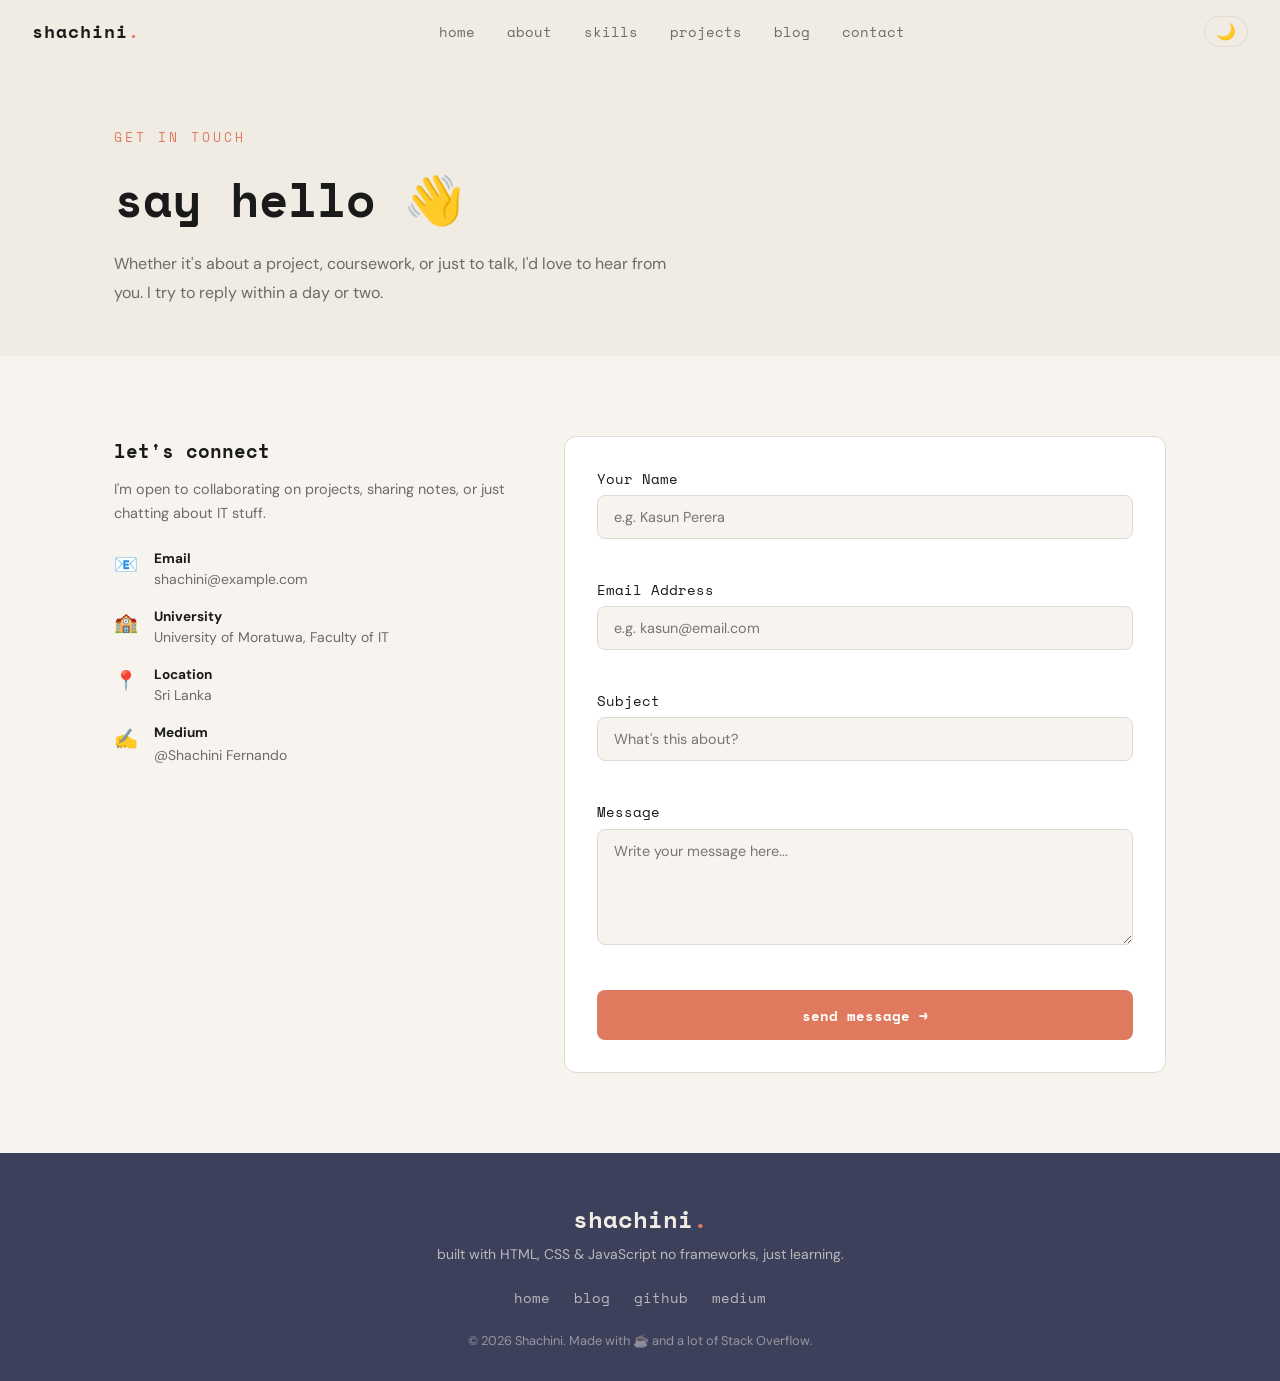
<file: Contact.html>
<!DOCTYPE html>
<html lang="en">
<head>
  <meta charset="UTF-8" />
  <meta name="viewport" content="width=device-width, initial-scale=1.0" />
  <title>Contact | Shachini</title>
  <link rel="stylesheet" href="style.css" />
  <link href="https://fonts.googleapis.com/css2?family=Space+Mono:wght@400;700&family=DM+Sans:wght@300;400;500;600&display=swap" rel="stylesheet" />
</head>
<body class="light-mode">

  <!-- Navigation -->
  <nav id="navbar">
    <div class="nav-brand"><a href="index.html">shachini<span class="dot">.</span></a></div>
    <ul class="nav-links" id="navLinks">
      <li><a href="index.html" class="nav-link">home</a></li>
      <li><a href="index.html#about" class="nav-link">about</a></li>
      <li><a href="index.html#skills" class="nav-link">skills</a></li>
      <li><a href="index.html#projects" class="nav-link">projects</a></li>
      <li><a href="blog.html" class="nav-link">blog</a></li>
      <li><a href="contact.html" class="nav-link active">contact</a></li>
    </ul>
    <div class="nav-right">
      <button id="darkToggle" class="toggle-btn" title="Toggle dark mode">
        <span id="toggleIcon">🌙</span>
      </button>
      <button class="hamburger" id="hamburger" aria-label="Toggle menu">
        <span></span><span></span><span></span>
      </button>
    </div>
  </nav>

  <!-- Contact Header -->
  <section class="contact-hero">
    <div class="container">
      <p class="blog-label">get in touch</p>
      <h1 class="blog-title">say hello 👋</h1>
      <p class="blog-intro">
        Whether it's about a project, coursework, or just to talk, I'd love to hear from you.
        I try to reply within a day or two.
      </p>
    </div>
  </section>

  <!-- Contact Section -->
  <section class="section contact-section">
    <div class="container contact-container">

      <!-- Contact info -->
      <div class="contact-info">
        <h3>let's connect</h3>
        <p>I'm open to collaborating on projects, sharing notes, or just chatting about IT stuff.</p>

        <div class="contact-detail">
          <span class="contact-icon">📧</span>
          <div>
            <strong>Email</strong>
            <p>shachini@example.com</p>
          </div>
        </div>

        <div class="contact-detail">
          <span class="contact-icon">🏫</span>
          <div>
            <strong>University</strong>
            <p>University of Moratuwa, Faculty of IT</p>
          </div>
        </div>

        <div class="contact-detail">
          <span class="contact-icon">📍</span>
          <div>
            <strong>Location</strong>
            <p>Sri Lanka</p>
          </div>
        </div>

        <div class="contact-detail">
          <span class="contact-icon">✍️</span>
          <div>
            <strong>Medium</strong>
            <a href="https://medium.com/@its.shachini" target="_blank">@Shachini Fernando</a>
          </div>
        </div>
      </div>

      <!-- Contact Form -->
      <div class="form-wrap">
        <!-- Success message (hidden by default, shown after submit) -->
        <div id="successMsg" class="success-msg" role="alert" aria-live="polite">
          <span class="success-icon">✅</span>
          <strong>Message sent!</strong>
          <p>Thanks for reaching out. I'll get back to you soon.</p>
        </div>

        <form id="contactForm" novalidate>
          <div class="form-group">
            <label for="name">Your Name</label>
            <input
              type="text"
              id="name"
              name="name"
              placeholder="e.g. Kasun Perera"
              autocomplete="name"
            />
            <span class="error-msg" id="nameError"></span>
          </div>

          <div class="form-group">
            <label for="email">Email Address</label>
            <input
              type="email"
              id="email"
              name="email"
              placeholder="e.g. kasun@email.com"
              autocomplete="email"
            />
            <span class="error-msg" id="emailError"></span>
          </div>

          <div class="form-group">
            <label for="subject">Subject</label>
            <input
              type="text"
              id="subject"
              name="subject"
              placeholder="What's this about?"
            />
            <span class="error-msg" id="subjectError"></span>
          </div>

          <div class="form-group">
            <label for="message">Message</label>
            <textarea
              id="message"
              name="message"
              rows="5"
              placeholder="Write your message here..."
            ></textarea>
            <span class="error-msg" id="messageError"></span>
          </div>

          <button type="submit" class="btn-primary submit-btn" id="submitBtn">
            send message →
          </button>
        </form>
      </div>

    </div>
  </section>

  <!-- Footer -->
  <footer class="footer">
    <div class="container">
      <p class="footer-name">shachini<span class="dot">.</span></p>
      <p class="footer-tagline">built with HTML, CSS & JavaScript no frameworks, just learning.</p>
      <div class="footer-links">
        <a href="index.html">home</a>
        <a href="blog.html">blog</a>
        <a href="https://github.com" target="_blank">github</a>
        <a href="https://medium.com" target="_blank">medium</a>
      </div>
      <p class="footer-copy">© <span id="year"></span> Shachini. Made with ☕ and a lot of Stack Overflow.</p>
    </div>
  </footer>

  <button id="scrollTop" title="Back to top">↑</button>

  <script src="script.js"></script>
</body>
</html>
</file>
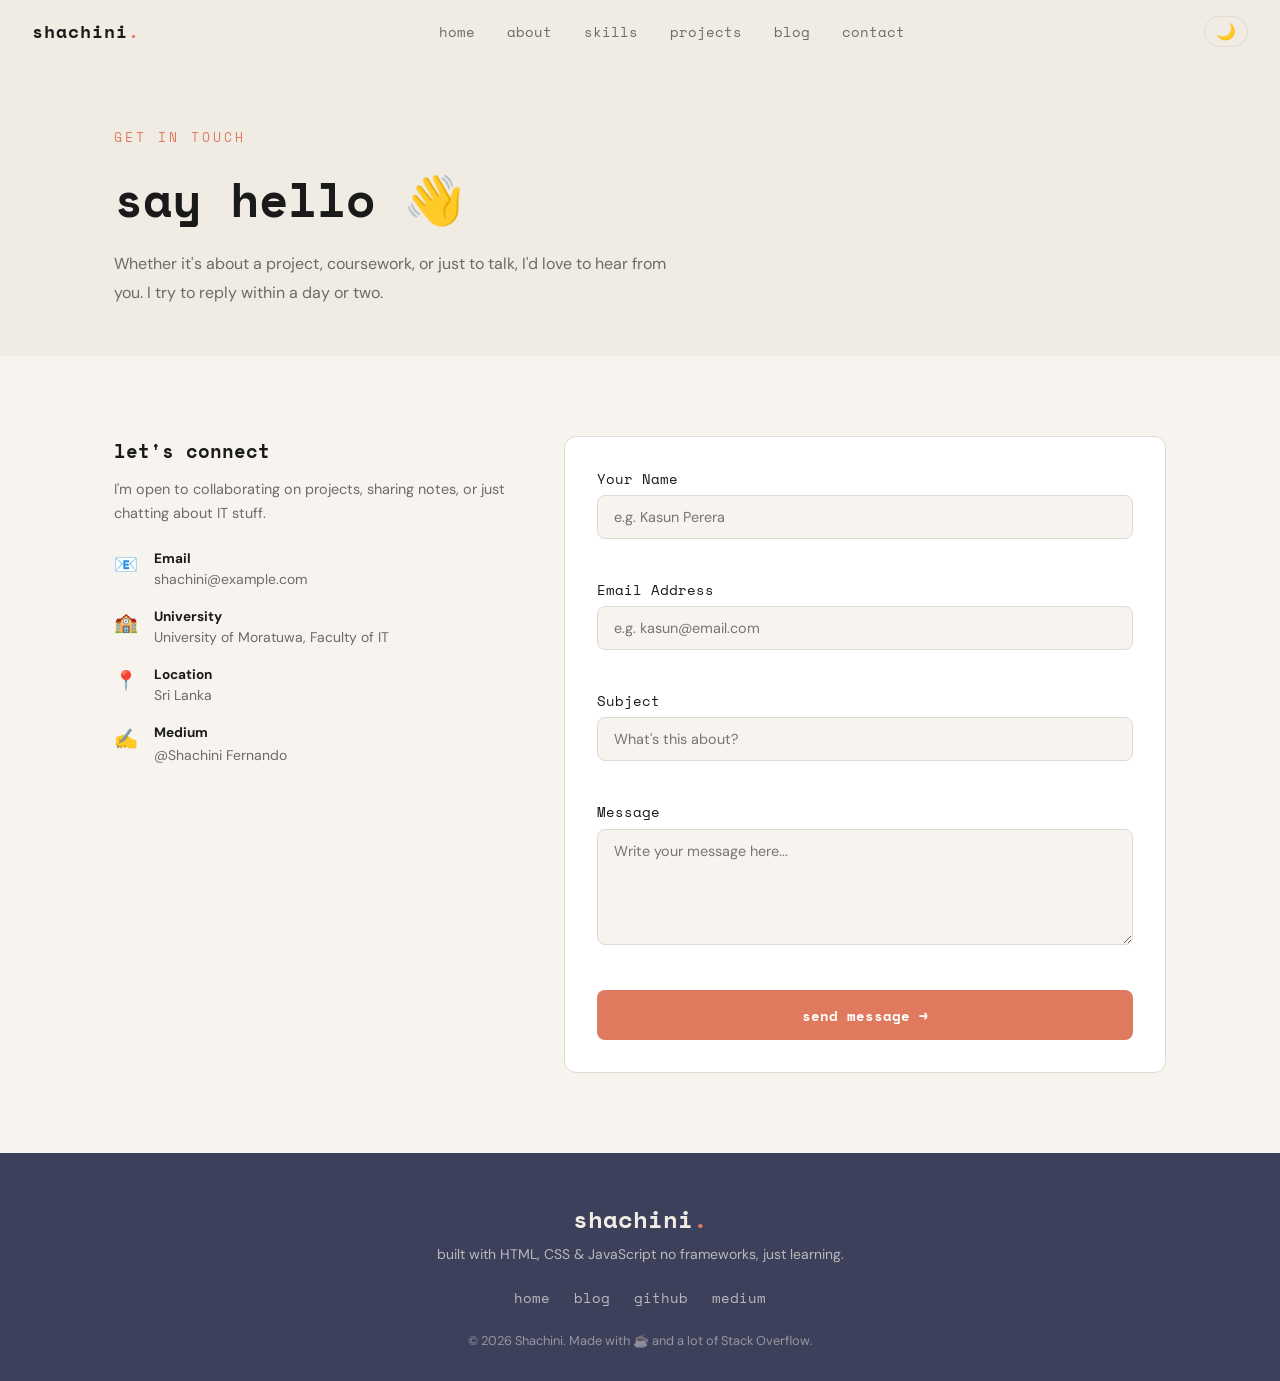
<file: contact.html>
<!DOCTYPE html>
<html lang="en">
<head>
  <meta charset="UTF-8" />
  <meta name="viewport" content="width=device-width, initial-scale=1.0" />
  <title>Contact | Shachini</title>
  <link rel="stylesheet" href="style.css" />
  <link href="https://fonts.googleapis.com/css2?family=Space+Mono:wght@400;700&family=DM+Sans:wght@300;400;500;600&display=swap" rel="stylesheet" />
</head>
<body class="light-mode">

  <!-- Navigation -->
  <nav id="navbar">
    <div class="nav-brand"><a href="index.html">shachini<span class="dot">.</span></a></div>
    <ul class="nav-links" id="navLinks">
      <li><a href="index.html" class="nav-link">home</a></li>
      <li><a href="index.html#about" class="nav-link">about</a></li>
      <li><a href="index.html#skills" class="nav-link">skills</a></li>
      <li><a href="index.html#projects" class="nav-link">projects</a></li>
      <li><a href="blog.html" class="nav-link">blog</a></li>
      <li><a href="contact.html" class="nav-link active">contact</a></li>
    </ul>
    <div class="nav-right">
      <button id="darkToggle" class="toggle-btn" title="Toggle dark mode">
        <span id="toggleIcon">🌙</span>
      </button>
      <button class="hamburger" id="hamburger" aria-label="Toggle menu">
        <span></span><span></span><span></span>
      </button>
    </div>
  </nav>

  <!-- Contact Header -->
  <section class="contact-hero">
    <div class="container">
      <p class="blog-label">get in touch</p>
      <h1 class="blog-title">say hello 👋</h1>
      <p class="blog-intro">
        Whether it's about a project, coursework, or just to talk, I'd love to hear from you.
        I try to reply within a day or two.
      </p>
    </div>
  </section>

  <!-- Contact Section -->
  <section class="section contact-section">
    <div class="container contact-container">

      <!-- Contact info -->
      <div class="contact-info">
        <h3>let's connect</h3>
        <p>I'm open to collaborating on projects, sharing notes, or just chatting about IT stuff.</p>

        <div class="contact-detail">
          <span class="contact-icon">📧</span>
          <div>
            <strong>Email</strong>
            <p>shachini@example.com</p>
          </div>
        </div>

        <div class="contact-detail">
          <span class="contact-icon">🏫</span>
          <div>
            <strong>University</strong>
            <p>University of Moratuwa, Faculty of IT</p>
          </div>
        </div>

        <div class="contact-detail">
          <span class="contact-icon">📍</span>
          <div>
            <strong>Location</strong>
            <p>Sri Lanka</p>
          </div>
        </div>

        <div class="contact-detail">
          <span class="contact-icon">✍️</span>
          <div>
            <strong>Medium</strong>
            <a href="https://medium.com/@its.shachini" target="_blank">@Shachini Fernando</a>
          </div>
        </div>
      </div>

      <!-- Contact Form -->
      <div class="form-wrap">
        <!-- Success message (hidden by default, shown after submit) -->
        <div id="successMsg" class="success-msg" role="alert" aria-live="polite">
          <span class="success-icon">✅</span>
          <strong>Message sent!</strong>
          <p>Thanks for reaching out. I'll get back to you soon.</p>
        </div>

        <form id="contactForm" novalidate>
          <div class="form-group">
            <label for="name">Your Name</label>
            <input
              type="text"
              id="name"
              name="name"
              placeholder="e.g. Kasun Perera"
              autocomplete="name"
            />
            <span class="error-msg" id="nameError"></span>
          </div>

          <div class="form-group">
            <label for="email">Email Address</label>
            <input
              type="email"
              id="email"
              name="email"
              placeholder="e.g. kasun@email.com"
              autocomplete="email"
            />
            <span class="error-msg" id="emailError"></span>
          </div>

          <div class="form-group">
            <label for="subject">Subject</label>
            <input
              type="text"
              id="subject"
              name="subject"
              placeholder="What's this about?"
            />
            <span class="error-msg" id="subjectError"></span>
          </div>

          <div class="form-group">
            <label for="message">Message</label>
            <textarea
              id="message"
              name="message"
              rows="5"
              placeholder="Write your message here..."
            ></textarea>
            <span class="error-msg" id="messageError"></span>
          </div>

          <button type="submit" class="btn-primary submit-btn" id="submitBtn">
            send message →
          </button>
        </form>
      </div>

    </div>
  </section>

  <!-- Footer -->
  <footer class="footer">
    <div class="container">
      <p class="footer-name">shachini<span class="dot">.</span></p>
      <p class="footer-tagline">built with HTML, CSS & JavaScript no frameworks, just learning.</p>
      <div class="footer-links">
        <a href="index.html">home</a>
        <a href="blog.html">blog</a>
        <a href="https://github.com" target="_blank">github</a>
        <a href="https://medium.com" target="_blank">medium</a>
      </div>
      <p class="footer-copy">© <span id="year"></span> Shachini. Made with ☕ and a lot of Stack Overflow.</p>
    </div>
  </footer>

  <button id="scrollTop" title="Back to top">↑</button>

  <script src="script.js"></script>
</body>
</html>
</file>
<file: style.css>
:root {
  --bg:         #f7f4ef;
  --surface:    #ffffff;
  --surface2:   #f0ece4;
  --text:       #1a1a1a;
  --text-muted: #6b6b6b;
  --accent:     #e07a5f;       /* warm terracotta */
  --accent2:    #3d405b;       /* deep navy */
  --accent3:    #81b29a;       /* soft green */
  --border:     #e0dbd2;
  --shadow:     rgba(0,0,0,0.08);
  --font-mono:  'Space Mono', monospace;
  --font-body:  'DM Sans', sans-serif;
  --radius:     12px;
  --transition: 0.3s ease;
}
 
/* Dark mode variables — toggled via JS adding .dark-mode to body */
body.dark-mode {
  --bg:         #111111;
  --surface:    #1e1e1e;
  --surface2:   #2a2a2a;
  --text:       #f0ece4;
  --text-muted: #9a9a9a;
  --border:     #333333;
  --shadow:     rgba(0,0,0,0.4);
}
 
/* ========================
   Reset & Base Styles
   ======================== */
*, *::before, *::after {
  box-sizing: border-box;
  margin: 0;
  padding: 0;
}
 
html {
  scroll-behavior: smooth;
  font-size: 16px;
}
 
body {
  font-family: var(--font-body);
  background-color: var(--bg);
  color: var(--text);
  transition: background-color 0.4s ease, color 0.4s ease;
  overflow-x: hidden;
}
 
/* Remove default list styles */
ul { list-style: none; }
 
a {
  color: inherit;
  text-decoration: none;
}
 
img {
  max-width: 100%;
  display: block;
}
 
/* ========================
   Loading Screen
   ======================== */
#loader {
  position: fixed;
  inset: 0;
  background: var(--accent2);
  display: flex;
  align-items: center;
  justify-content: center;
  z-index: 9999;
  transition: opacity 0.5s ease, visibility 0.5s ease;
}
 
#loader.hidden {
  opacity: 0;
  visibility: hidden;
}
 
.loader-text {
  font-family: var(--font-mono);
  color: #f0ece4;
  font-size: 1.2rem;
  letter-spacing: 2px;
}
 
.dots {
  display: inline-block;
  animation: blink 1.2s steps(3, end) infinite;
  width: 24px;
}
 
@keyframes blink {
  0%   { content: ''; }
  33%  { opacity: 0.3; }
  66%  { opacity: 0.6; }
  100% { opacity: 1; }
}
 
/* ========================
   Navigation
   ======================== */
#navbar {
  position: fixed;
  top: 0;
  left: 0;
  right: 0;
  z-index: 1000;
  display: flex;
  align-items: center;
  justify-content: space-between;
  padding: 1rem 2rem;
  background: transparent;
  transition: background var(--transition), box-shadow var(--transition);
}
 
/* Navbar gets background when scrolled — JS adds .scrolled */
#navbar.scrolled {
  background: var(--surface);
  box-shadow: 0 2px 20px var(--shadow);
}
 
.nav-brand {
  font-family: var(--font-mono);
  font-size: 1.1rem;
  font-weight: 700;
  color: var(--text);
  letter-spacing: 1px;
}
 
.nav-brand a { color: inherit; }
 
.dot { color: var(--accent); }
 
.nav-links {
  display: flex;
  gap: 2rem;
  align-items: center;
}
 
.nav-link {
  font-size: 0.875rem;
  font-family: var(--font-mono);
  color: var(--text-muted);
  transition: color var(--transition);
  position: relative;
  padding-bottom: 2px;
}
 
/* underline animation on hover */
.nav-link::after {
  content: '';
  position: absolute;
  bottom: 0;
  left: 0;
  width: 0;
  height: 2px;
  background: var(--accent);
  transition: width var(--transition);
}
 
.nav-link:hover,
.nav-link.active {
  color: var(--text);
}
 
.nav-link:hover::after,
.nav-link.active::after {
  width: 100%;
}
 
.nav-right {
  display: flex;
  align-items: center;
  gap: 0.75rem;
}
 
.toggle-btn {
  background: var(--surface2);
  border: 1px solid var(--border);
  border-radius: 50px;
  padding: 0.3rem 0.7rem;
  cursor: pointer;
  font-size: 1rem;
  transition: background var(--transition);
}
 
.toggle-btn:hover { background: var(--border); }
 
/* Hamburger — mobile only */
.hamburger {
  display: none;
  flex-direction: column;
  gap: 4px;
  background: none;
  border: none;
  cursor: pointer;
  padding: 4px;
}
 
.hamburger span {
  display: block;
  width: 22px;
  height: 2px;
  background: var(--text);
  border-radius: 2px;
  transition: var(--transition);
}
 
/* ========================
   Shared Layout Helpers
   ======================== */
.container {
  max-width: 1100px;
  margin: 0 auto;
  padding: 0 1.5rem;
}
 
.section {
  padding: 5rem 0;
}
 
.section-title {
  font-family: var(--font-mono);
  font-size: clamp(1.5rem, 3vw, 2rem);
  font-weight: 700;
  color: var(--text);
  margin-bottom: 0.5rem;
  position: relative;
  display: inline-block;
}
 
/* little line under section titles */
.section-title::after {
  content: '';
  display: block;
  width: 40px;
  height: 3px;
  background: var(--accent);
  margin-top: 8px;
  border-radius: 2px;
}
 
.section-sub {
  color: var(--text-muted);
  font-size: 0.95rem;
  margin-bottom: 2.5rem;
  margin-top: 0.5rem;
}
 
/* Buttons */
.btn-primary {
  display: inline-block;
  background: var(--accent);
  color: #fff;
  padding: 0.75rem 1.75rem;
  border-radius: 50px;
  font-family: var(--font-mono);
  font-size: 0.875rem;
  font-weight: 700;
  transition: transform var(--transition), box-shadow var(--transition);
  border: none;
  cursor: pointer;
}
 
.btn-primary:hover {
  transform: translateY(-2px);
  box-shadow: 0 8px 24px rgba(224, 122, 95, 0.35);
}
 
.btn-secondary {
  display: inline-block;
  border: 2px solid var(--text);
  color: var(--text);
  padding: 0.75rem 1.75rem;
  border-radius: 50px;
  font-family: var(--font-mono);
  font-size: 0.875rem;
  font-weight: 700;
  transition: background var(--transition), color var(--transition), transform var(--transition);
}
 
.btn-secondary:hover {
  background: var(--text);
  color: var(--bg);
  transform: translateY(-2px);
}
 
/* ========================
   Hero Section
   ======================== */
.hero {
  min-height: 100vh;
  display: flex;
  align-items: center;
  padding: 6rem 2rem 4rem;
  position: relative;
  overflow: hidden;
}
 
.hero-content {
  max-width: 680px;
  margin: 0 auto;
  position: relative;
  z-index: 1;
  animation: fadeUp 0.8s ease both;
  animation-delay: 0.3s;
}
 
@keyframes fadeUp {
  from { opacity: 0; transform: translateY(30px); }
  to   { opacity: 1; transform: translateY(0); }
}
 
.hero-greeting {
  font-family: var(--font-mono);
  color: var(--text-muted);
  font-size: 1rem;
  margin-bottom: 0.5rem;
  letter-spacing: 2px;
}
 
.hero-name {
  font-family: var(--font-mono);
  font-size: clamp(3rem, 8vw, 5.5rem);
  font-weight: 700;
  color: var(--text);
  line-height: 1;
  margin-bottom: 1rem;
}
 
.hero-role {
  font-size: 1.2rem;
  color: var(--text-muted);
  margin-bottom: 1.5rem;
  font-family: var(--font-mono);
}
 
.hero-role #typed-text {
  color: var(--accent);
  font-weight: 700;
}
 
.cursor {
  color: var(--accent);
  animation: cursorBlink 0.8s step-end infinite;
}
 
@keyframes cursorBlink {
  0%, 100% { opacity: 1; }
  50%       { opacity: 0; }
}
 
.hero-intro {
  color: var(--text-muted);
  line-height: 1.8;
  max-width: 520px;
  margin-bottom: 2rem;
}
 
.hero-buttons {
  display: flex;
  gap: 1rem;
  flex-wrap: wrap;
}
 
/* Decorative blobs in background */
.hero-blob {
  position: absolute;
  border-radius: 50%;
  filter: blur(60px);
  opacity: 0.15;
  pointer-events: none;
}
 
.blob-1 {
  width: 400px;
  height: 400px;
  background: var(--accent);
  top: -100px;
  right: -100px;
  animation: floatBlob 8s ease-in-out infinite alternate;
}
 
.blob-2 {
  width: 300px;
  height: 300px;
  background: var(--accent3);
  bottom: 0;
  right: 200px;
  animation: floatBlob 10s ease-in-out infinite alternate-reverse;
}
 
@keyframes floatBlob {
  from { transform: translate(0, 0) scale(1); }
  to   { transform: translate(20px, 30px) scale(1.05); }
}
 
/* ========================
   About Section
   ======================== */
.about { background: var(--surface2); }
 
.about-grid {
  display: grid;
  grid-template-columns: 1fr 2fr;
  gap: 3rem;
  align-items: start;
  margin-top: 2.5rem;
}
 
.about-img-wrap {
  position: relative;
  text-align: center;
}
 
.avatar-box {
  width: 260px;
  height: 303px;
  border-radius: 20px;
  background: linear-gradient(135deg, var(--accent), var(--accent2));
  display: flex;
  align-items: center;
  justify-content: center;
  margin: 0 auto 1rem;
  box-shadow: 0 12px 40px rgba(224, 122, 95, 0.25);
}
 
.avatar-img {
  width: 100%;
  height: 100%;
  object-fit: cover;
  border-radius: 20px;
}
 
.about-tag {
  display: inline-block;
  background: var(--surface);
  border: 1px solid var(--border);
  border-radius: 50px;
  padding: 0.3rem 1rem;
  font-size: 0.8rem;
  font-family: var(--font-mono);
  color: var(--text-muted);
}
 
.about-text p {
  color: var(--text-muted);
  line-height: 1.8;
  margin-bottom: 1rem;
}
 
.about-facts {
  display: flex;
  flex-wrap: wrap;
  gap: 0.75rem;
  margin-top: 1.5rem;
}
 
.fact {
  display: flex;
  align-items: center;
  gap: 0.4rem;
  background: var(--surface);
  border: 1px solid var(--border);
  border-radius: 8px;
  padding: 0.4rem 0.85rem;
  font-size: 0.85rem;
  color: var(--text-muted);
}
 
/* ========================
   Skills Section
   ======================== */
.skills-grid {
  display: grid;
  grid-template-columns: 1fr 1fr;
  gap: 1.5rem;
  margin-bottom: 2rem;
}
 
.skill-item {
  background: var(--surface);
  border: 1px solid var(--border);
  border-radius: var(--radius);
  padding: 1.2rem 1.5rem;
}
 
.skill-header {
  display: flex;
  justify-content: space-between;
  align-items: center;
  margin-bottom: 0.75rem;
}
 
.skill-name {
  font-family: var(--font-mono);
  font-size: 0.875rem;
  font-weight: 700;
  color: var(--text);
}
 
.skill-percent {
  font-family: var(--font-mono);
  font-size: 0.8rem;
  color: var(--accent);
}
 
.skill-bar {
  height: 8px;
  background: var(--surface2);
  border-radius: 50px;
  overflow: hidden;
}
 
.skill-fill {
  height: 100%;
  background: linear-gradient(90deg, var(--accent), var(--accent3));
  border-radius: 50px;
  width: 0;   /* starts at 0, animated by JS when in view */
  transition: width 1.2s cubic-bezier(0.23, 1, 0.32, 1);
}
 
/* Tool chips */
.tools-row {
  display: flex;
  flex-wrap: wrap;
  gap: 0.75rem;
  margin-top: 1rem;
}
 
.tool-card {
  background: var(--surface);
  border: 1px solid var(--border);
  border-radius: 8px;
  padding: 0.5rem 1rem;
  font-size: 0.85rem;
  font-family: var(--font-mono);
  color: var(--text-muted);
  transition: border-color var(--transition), color var(--transition);
}
 
.tool-card:hover {
  border-color: var(--accent);
  color: var(--text);
}
 
/* ========================
   Education Section
   ======================== */
.education { background: var(--surface2); }
 
.timeline {
  margin-top: 2.5rem;
  position: relative;
  padding-left: 2rem;
}
 
/* vertical line */
.timeline::before {
  content: '';
  position: absolute;
  left: 8px;
  top: 0;
  bottom: 0;
  width: 2px;
  background: var(--border);
}
 
.timeline-item {
  position: relative;
  margin-bottom: 2.5rem;
}
 
.timeline-dot {
  position: absolute;
  left: -2.4rem;
  top: 6px;
  width: 14px;
  height: 14px;
  border-radius: 50%;
  background: var(--accent);
  border: 3px solid var(--bg);
}
 
.timeline-content {
  background: var(--surface);
  border: 1px solid var(--border);
  border-radius: var(--radius);
  padding: 1.5rem;
}
 
.timeline-year {
  font-family: var(--font-mono);
  font-size: 0.8rem;
  color: var(--accent);
  display: block;
  margin-bottom: 0.5rem;
}
 
.timeline-content h3 {
  font-size: 1.1rem;
  color: var(--text);
  margin-bottom: 0.25rem;
}
 
.timeline-place {
  font-size: 0.875rem;
  color: var(--text-muted);
  margin-bottom: 0.75rem;
  font-style: italic;
}
 
.timeline-desc {
  color: var(--text-muted);
  font-size: 0.9rem;
  line-height: 1.7;
}
 
/* ========================
   Projects Section
   ======================== */
.projects-grid {
  display: grid;
  grid-template-columns: repeat(auto-fit, minmax(280px, 1fr));
  gap: 1.5rem;
  margin-top: 2rem;
}
 
.project-card {
  background: var(--surface);
  border: 1px solid var(--border);
  border-radius: var(--radius);
  padding: 1.5rem;
  transition: transform var(--transition), box-shadow var(--transition), border-color var(--transition);
}
 
.project-card:hover {
  transform: translateY(-4px);
  box-shadow: 0 12px 40px var(--shadow);
  border-color: var(--accent);
}
 
.project-tag {
  display: inline-block;
  background: var(--surface2);
  border-radius: 6px;
  padding: 0.2rem 0.65rem;
  font-size: 0.75rem;
  font-family: var(--font-mono);
  color: var(--accent);
  margin-bottom: 0.75rem;
}
 
.project-title {
  font-size: 1rem;
  color: var(--text);
  margin-bottom: 0.75rem;
  font-weight: 600;
}
 
.project-desc {
  color: var(--text-muted);
  font-size: 0.875rem;
  line-height: 1.7;
  margin-bottom: 1rem;
}
 
.project-status {
  font-size: 0.8rem;
  font-family: var(--font-mono);
  color: var(--text-muted);
}
 
/* ========================
   Footer
   ======================== */
.footer {
  background: var(--accent2);
  color: #f0ece4;
  padding: 3rem 0 2rem;
  text-align: center;
}
 
.footer-name {
  font-family: var(--font-mono);
  font-size: 1.5rem;
  font-weight: 700;
  margin-bottom: 0.5rem;
}
 
.footer-tagline {
  font-size: 0.875rem;
  opacity: 0.7;
  margin-bottom: 1.5rem;
}
 
.footer-links {
  display: flex;
  justify-content: center;
  gap: 1.5rem;
  margin-bottom: 1.5rem;
  flex-wrap: wrap;
}
 
.footer-links a {
  font-size: 0.875rem;
  font-family: var(--font-mono);
  opacity: 0.7;
  transition: opacity var(--transition);
}
 
.footer-links a:hover { opacity: 1; }
 
.footer-copy {
  font-size: 0.8rem;
  opacity: 0.5;
}
 
/* ========================
   Scroll to Top Button
   ======================== */
#scrollTop {
  position: fixed;
  bottom: 2rem;
  right: 2rem;
  background: var(--accent);
  color: #fff;
  border: none;
  border-radius: 50%;
  width: 44px;
  height: 44px;
  font-size: 1.1rem;
  cursor: pointer;
  display: none;
  align-items: center;
  justify-content: center;
  box-shadow: 0 4px 16px rgba(224, 122, 95, 0.4);
  transition: transform var(--transition), opacity var(--transition);
  z-index: 999;
}
 
#scrollTop.visible {
  display: flex;
}
 
#scrollTop:hover {
  transform: translateY(-3px);
}
 
/* ========================
   Blog Page
   ======================== */
.blog-hero, .contact-hero {
  padding: 8rem 0 3rem;
  background: var(--surface2);
}
 
.blog-label {
  font-family: var(--font-mono);
  font-size: 0.8rem;
  color: var(--accent);
  text-transform: uppercase;
  letter-spacing: 3px;
  margin-bottom: 1rem;
}
 
.blog-title {
  font-family: var(--font-mono);
  font-size: clamp(1.8rem, 5vw, 3rem);
  color: var(--text);
  margin-bottom: 1rem;
}
 
.blog-intro {
  color: var(--text-muted);
  max-width: 560px;
  line-height: 1.8;
}
 
.article-card {
  background: var(--surface);
  border: 1px solid var(--border);
  border-radius: var(--radius);
  padding: 2rem;
  margin-bottom: 3rem;
}
 
.article-card.featured {
  border-left: 4px solid var(--accent);
}
 
.article-meta {
  display: flex;
  align-items: center;
  gap: 1rem;
  margin-bottom: 1rem;
}
 
.article-tag {
  background: var(--accent);
  color: #fff;
  font-size: 0.75rem;
  font-family: var(--font-mono);
  padding: 0.25rem 0.75rem;
  border-radius: 50px;
}
 
.article-read {
  font-size: 0.8rem;
  color: var(--text-muted);
  font-family: var(--font-mono);
}
 
.article-title {
  font-size: clamp(1.1rem, 2.5vw, 1.5rem);
  color: var(--text);
  margin-bottom: 1rem;
  line-height: 1.4;
}
 
.article-summary {
  color: var(--text-muted);
  line-height: 1.8;
  margin-bottom: 1rem;
  font-size: 0.95rem;
}
 
.article-topics {
  display: flex;
  flex-wrap: wrap;
  gap: 0.5rem;
  margin-bottom: 1.5rem;
}
 
.topic-chip {
  background: var(--surface2);
  border: 1px solid var(--border);
  border-radius: 50px;
  padding: 0.25rem 0.85rem;
  font-size: 0.8rem;
  font-family: var(--font-mono);
  color: var(--text-muted);
}
 
.medium-btn { margin-top: 0.5rem; }
 
.learned-section { margin-top: 1rem; }
 
.learned-title {
  font-family: var(--font-mono);
  font-size: 1rem;
  color: var(--text);
  margin-bottom: 1.5rem;
}
 
.learned-grid {
  display: grid;
  grid-template-columns: repeat(auto-fit, minmax(220px, 1fr));
  gap: 1rem;
}
 
.learned-card {
  background: var(--surface);
  border: 1px solid var(--border);
  border-radius: var(--radius);
  padding: 1.25rem;
  transition: transform var(--transition), border-color var(--transition);
}
 
.learned-card:hover {
  transform: translateY(-3px);
  border-color: var(--accent3);
}
 
.learned-icon {
  font-size: 1.5rem;
  display: block;
  margin-bottom: 0.75rem;
}
 
.learned-card h4 {
  font-size: 0.95rem;
  color: var(--text);
  margin-bottom: 0.5rem;
}
 
.learned-card p {
  font-size: 0.85rem;
  color: var(--text-muted);
  line-height: 1.6;
}
 
.blog-note {
  background: var(--surface2);
  border: 1px solid var(--border);
  border-radius: var(--radius);
  padding: 1.25rem 1.5rem;
  margin-top: 2rem;
  color: var(--text-muted);
  font-size: 0.9rem;
  line-height: 1.7;
}
 
/* ========================
   Contact Page
   ======================== */
.contact-container {
  display: grid;
  grid-template-columns: 1fr 1.5fr;
  gap: 3rem;
  align-items: start;
}
 
.contact-info h3 {
  font-family: var(--font-mono);
  font-size: 1.2rem;
  color: var(--text);
  margin-bottom: 0.75rem;
}
 
.contact-info > p {
  color: var(--text-muted);
  font-size: 0.9rem;
  line-height: 1.7;
  margin-bottom: 1.5rem;
}
 
.contact-detail {
  display: flex;
  align-items: flex-start;
  gap: 1rem;
  margin-bottom: 1.25rem;
}
 
.contact-icon {
  font-size: 1.2rem;
  padding-top: 2px;
}
 
.contact-detail strong {
  display: block;
  font-size: 0.85rem;
  color: var(--text);
  margin-bottom: 0.2rem;
}
 
.contact-detail p, .contact-detail a {
  font-size: 0.875rem;
  color: var(--text-muted);
}
 
.contact-detail a:hover { color: var(--accent); }
 
/* Form styles */
.form-wrap {
  background: var(--surface);
  border: 1px solid var(--border);
  border-radius: var(--radius);
  padding: 2rem;
}
 
.form-group {
  margin-bottom: 1.25rem;
}
 
.form-group label {
  display: block;
  font-size: 0.85rem;
  font-family: var(--font-mono);
  color: var(--text);
  margin-bottom: 0.4rem;
}
 
.form-group input,
.form-group textarea {
  width: 100%;
  background: var(--bg);
  border: 1.5px solid var(--border);
  border-radius: 8px;
  padding: 0.75rem 1rem;
  font-family: var(--font-body);
  font-size: 0.9rem;
  color: var(--text);
  transition: border-color var(--transition), box-shadow var(--transition);
  outline: none;
  resize: vertical;
}
 
.form-group input:focus,
.form-group textarea:focus {
  border-color: var(--accent);
  box-shadow: 0 0 0 3px rgba(224, 122, 95, 0.15);
}
 
/* Red border when field has error */
.form-group input.error,
.form-group textarea.error {
  border-color: #e05f5f;
}
 
.error-msg {
  display: block;
  font-size: 0.78rem;
  color: #e05f5f;
  margin-top: 0.3rem;
  font-family: var(--font-mono);
  min-height: 1rem;
}
 
.submit-btn {
  width: 100%;
  font-size: 0.9rem;
  padding: 0.9rem;
  border-radius: 8px;
}
 
/* Success message */
.success-msg {
  display: none;    /* hidden by default */
  background: #e8f5e9;
  border: 1px solid #a5d6a7;
  border-radius: var(--radius);
  padding: 1.25rem 1.5rem;
  margin-bottom: 1.5rem;
  text-align: center;
}
 
body.dark-mode .success-msg {
  background: #1b3a1f;
  border-color: #4caf50;
  color: #a5d6a7;
}
 
.success-msg.show { display: block; }
 
.success-icon {
  font-size: 1.5rem;
  display: block;
  margin-bottom: 0.5rem;
}
 
.success-msg strong {
  display: block;
  font-size: 1rem;
  color: #2e7d32;
  margin-bottom: 0.25rem;
}
 
.success-msg p {
  font-size: 0.875rem;
  color: #388e3c;
}
 
/* ========================
   Responsive Styles
   ======================== */
 
/* Tablet */
@media (max-width: 900px) {
  .about-grid {
    grid-template-columns: 1fr;
  }
 
  .about-img-wrap {
    text-align: left;
    display: flex;
    align-items: center;
    gap: 1.5rem;
  }
 
  .avatar-box { margin: 0; }
 
  .skills-grid {
    grid-template-columns: 1fr;
  }
 
  .contact-container {
    grid-template-columns: 1fr;
  }
}
 
/* Mobile */
@media (max-width: 640px) {
  #navbar {
    padding: 1rem 1.25rem;
  }
 
  .nav-links {
    display: none;
    position: fixed;
    top: 0;
    left: 0;
    right: 0;
    bottom: 0;
    background: var(--surface);
    flex-direction: column;
    align-items: center;
    justify-content: center;
    gap: 2.5rem;
    z-index: 900;
  }
 
  /* JS toggles .open on navLinks */
  .nav-links.open { display: flex; }
 
  .nav-link { font-size: 1.1rem; }
 
  .hamburger { display: flex; }
 
  .hero {
    padding: 7rem 1.25rem 4rem;
    text-align: center;
  }
 
  .hero-buttons {
    justify-content: center;
  }
 
  .section { padding: 3.5rem 0; }
 
  .section-title { font-size: 1.4rem; }
 
  .projects-grid {
    grid-template-columns: 1fr;
  }
 
  .hero-name {
    font-size: clamp(2.5rem, 12vw, 3.5rem);
  }
 
  .timeline { padding-left: 1.5rem; }
 
  .about-img-wrap {
    flex-direction: column;
    text-align: center;
  }
}
</file>
